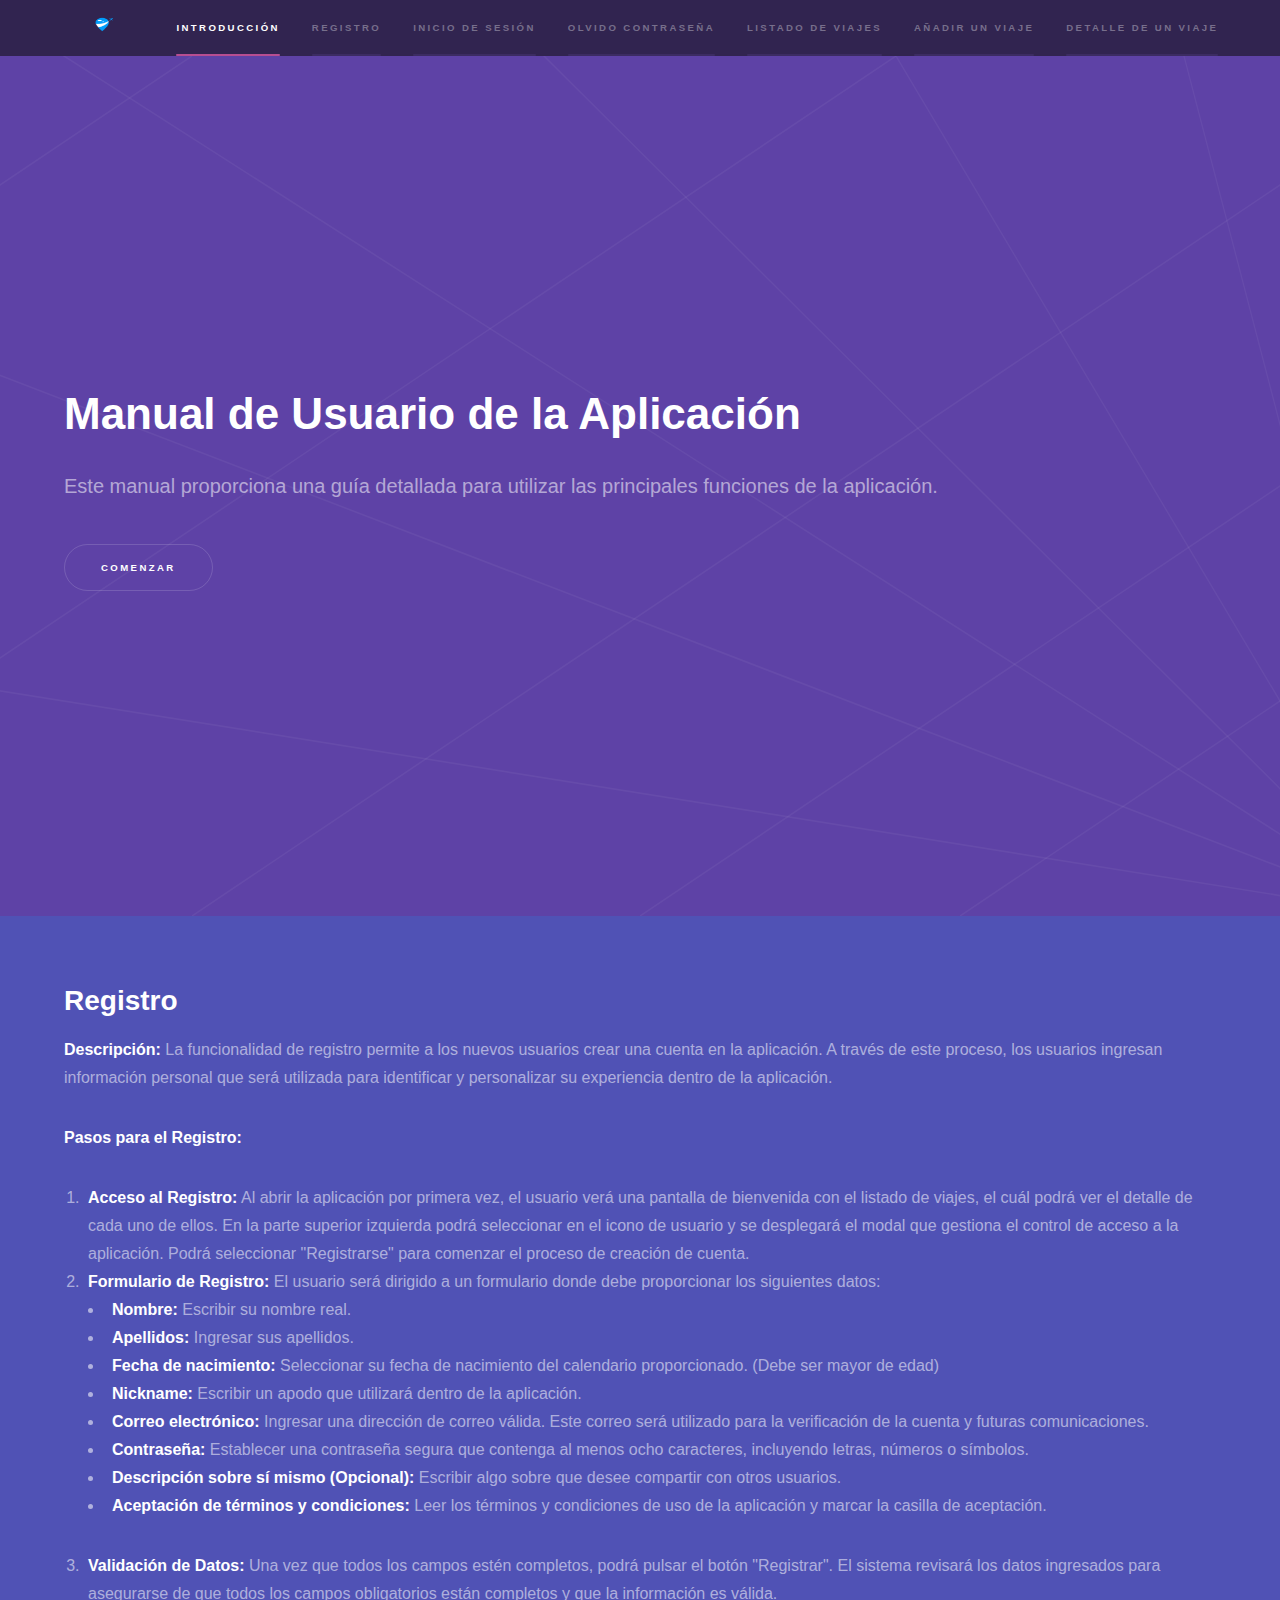
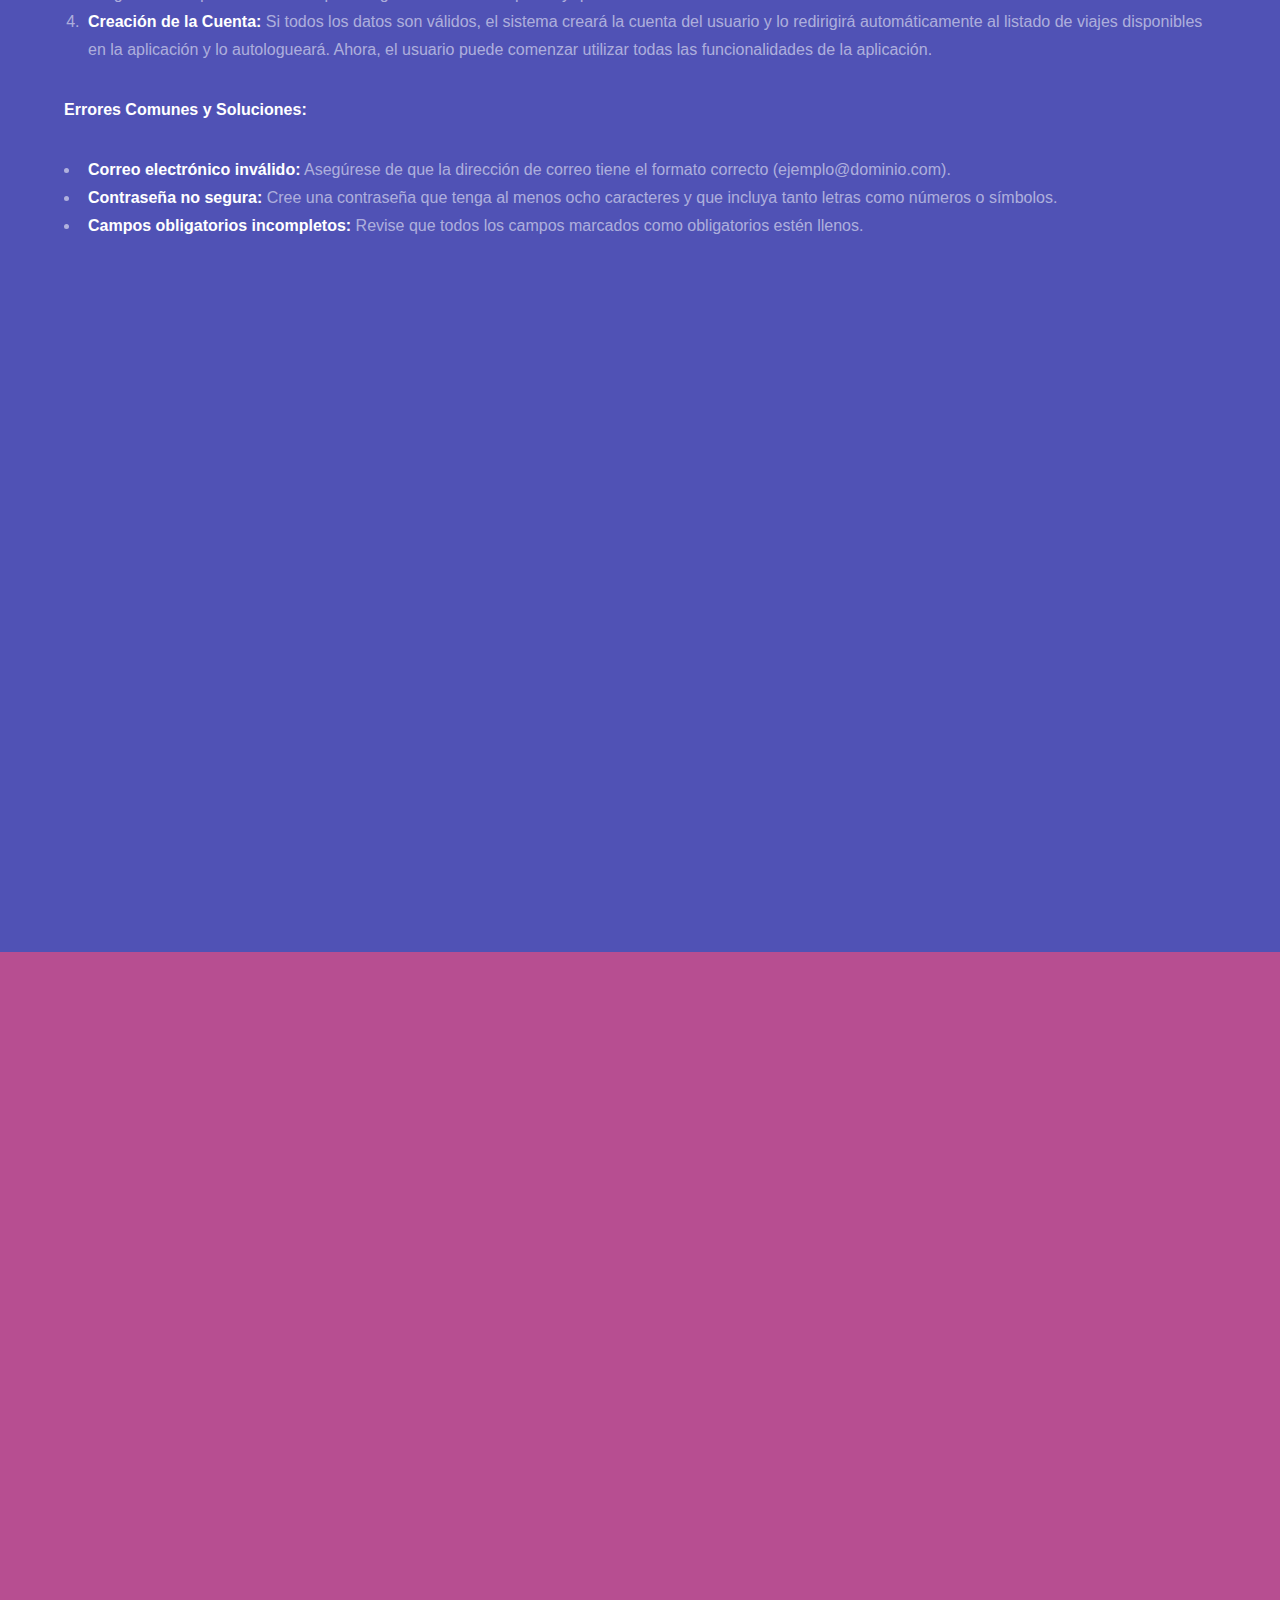
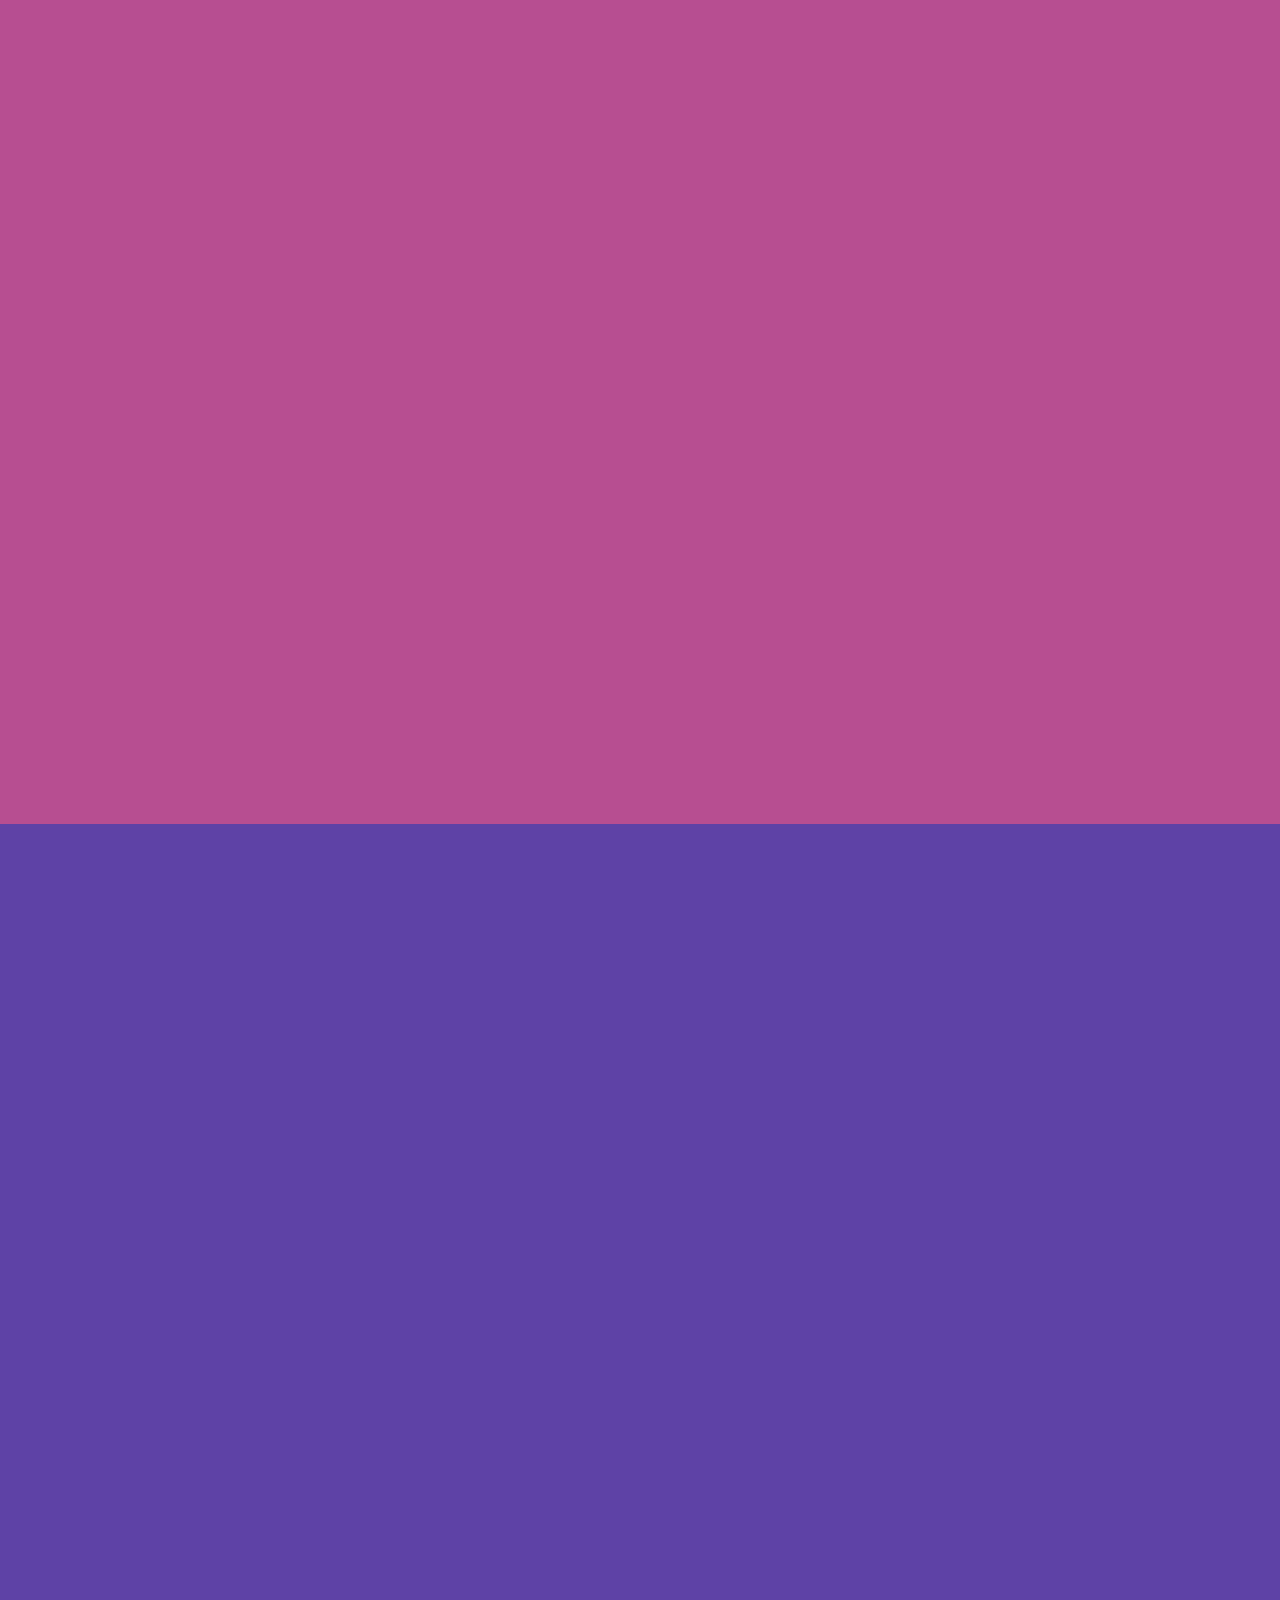
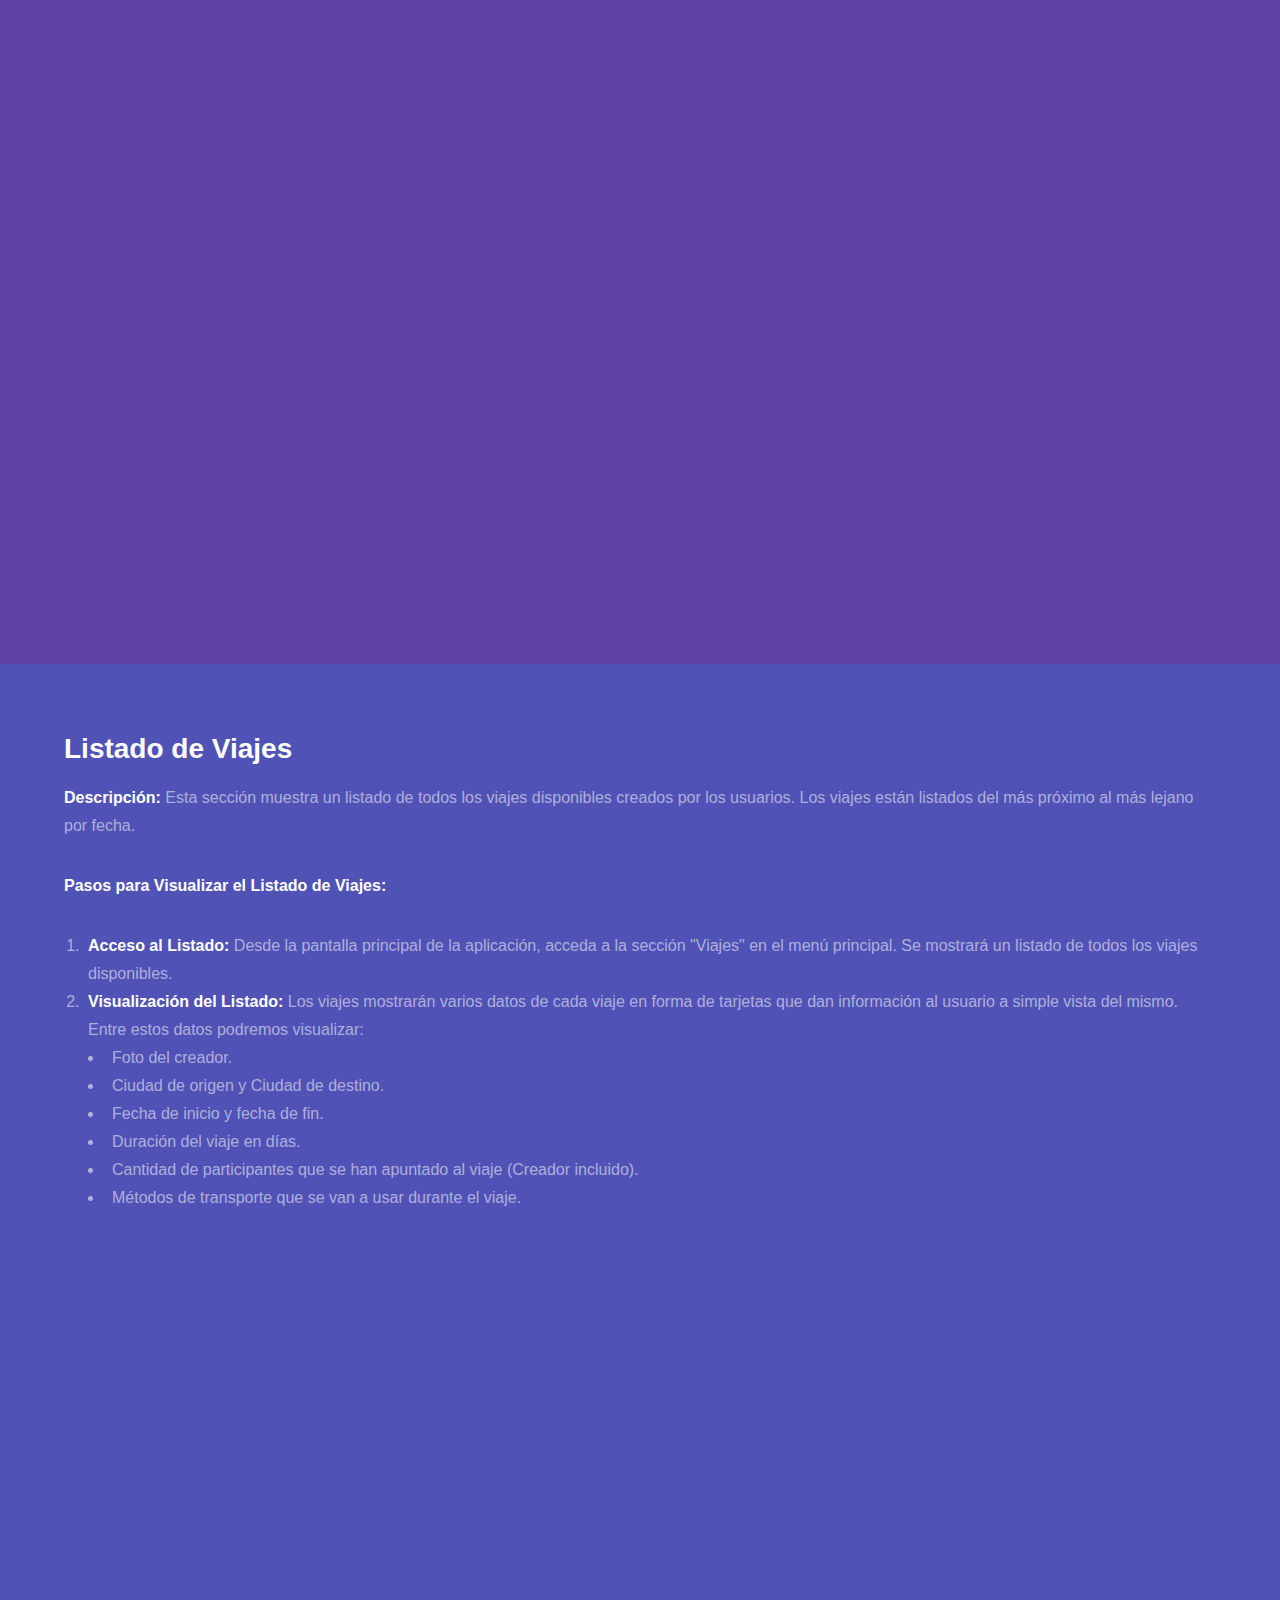
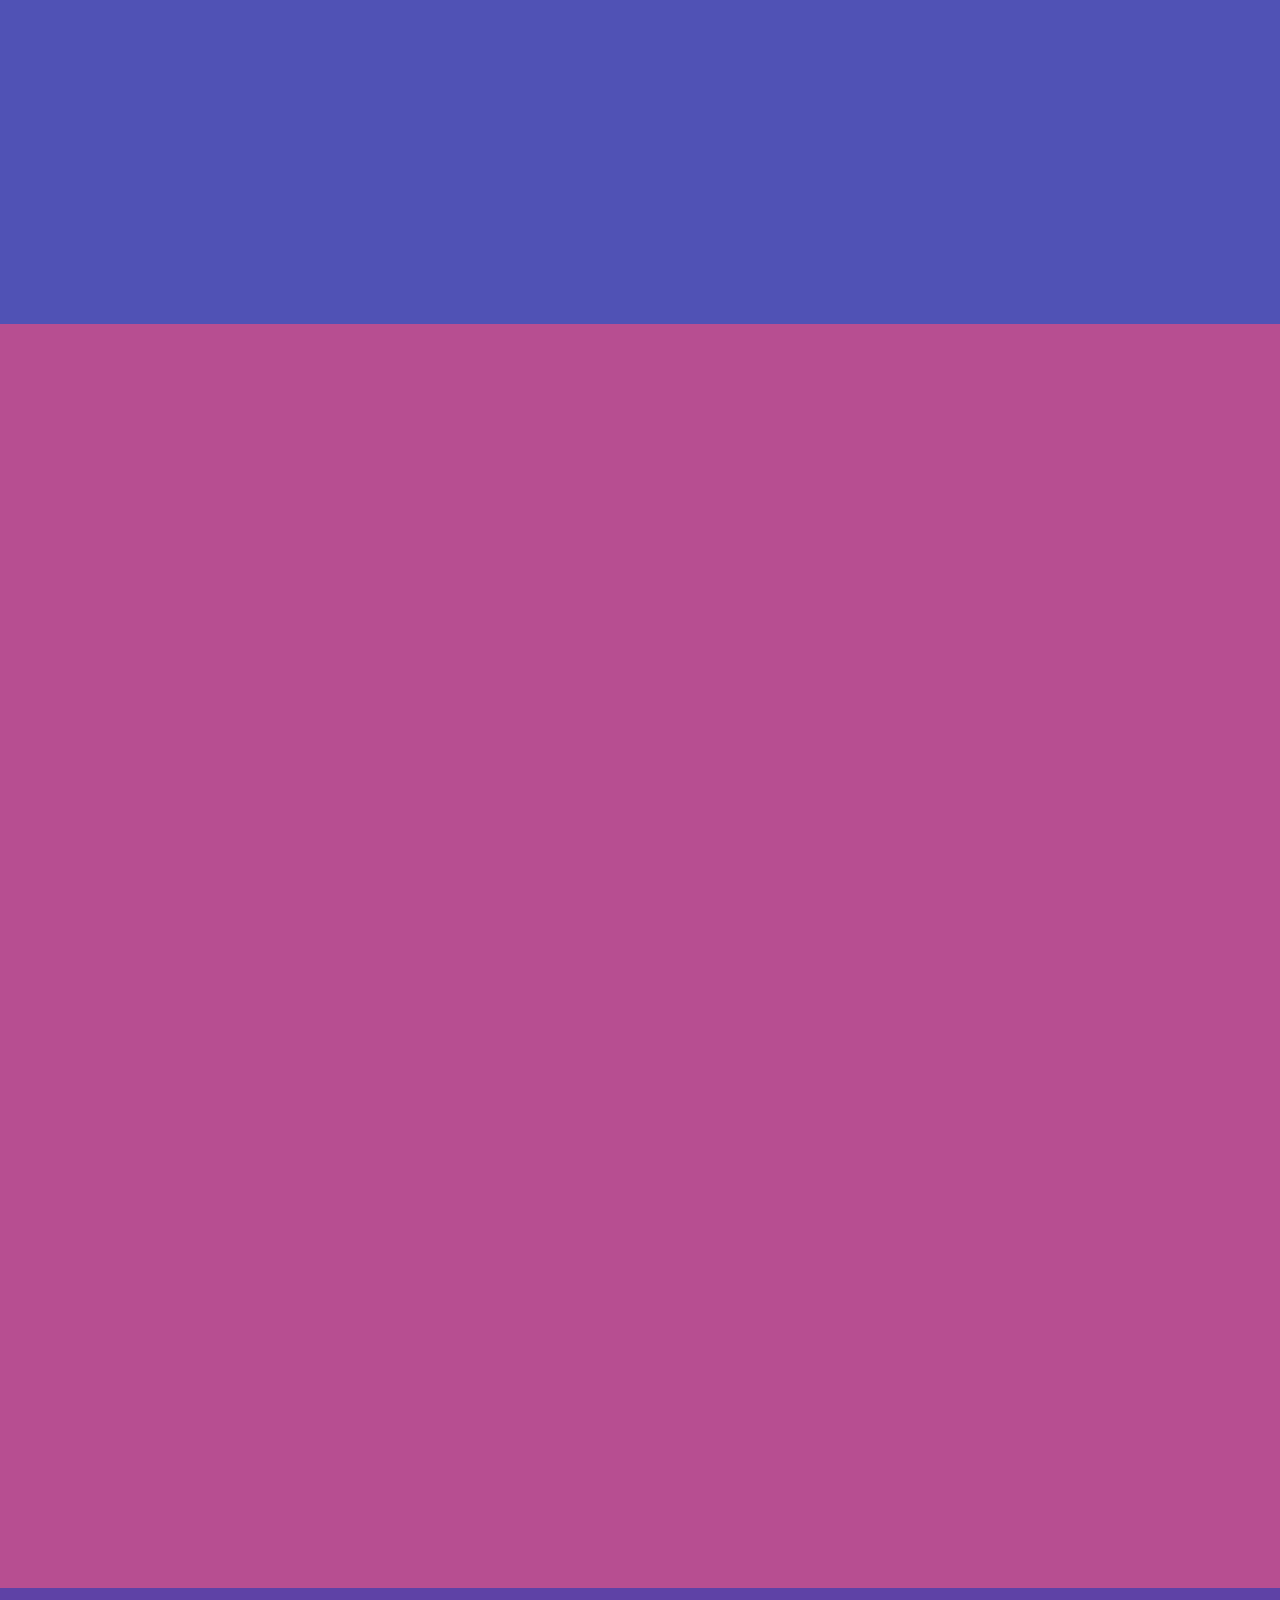
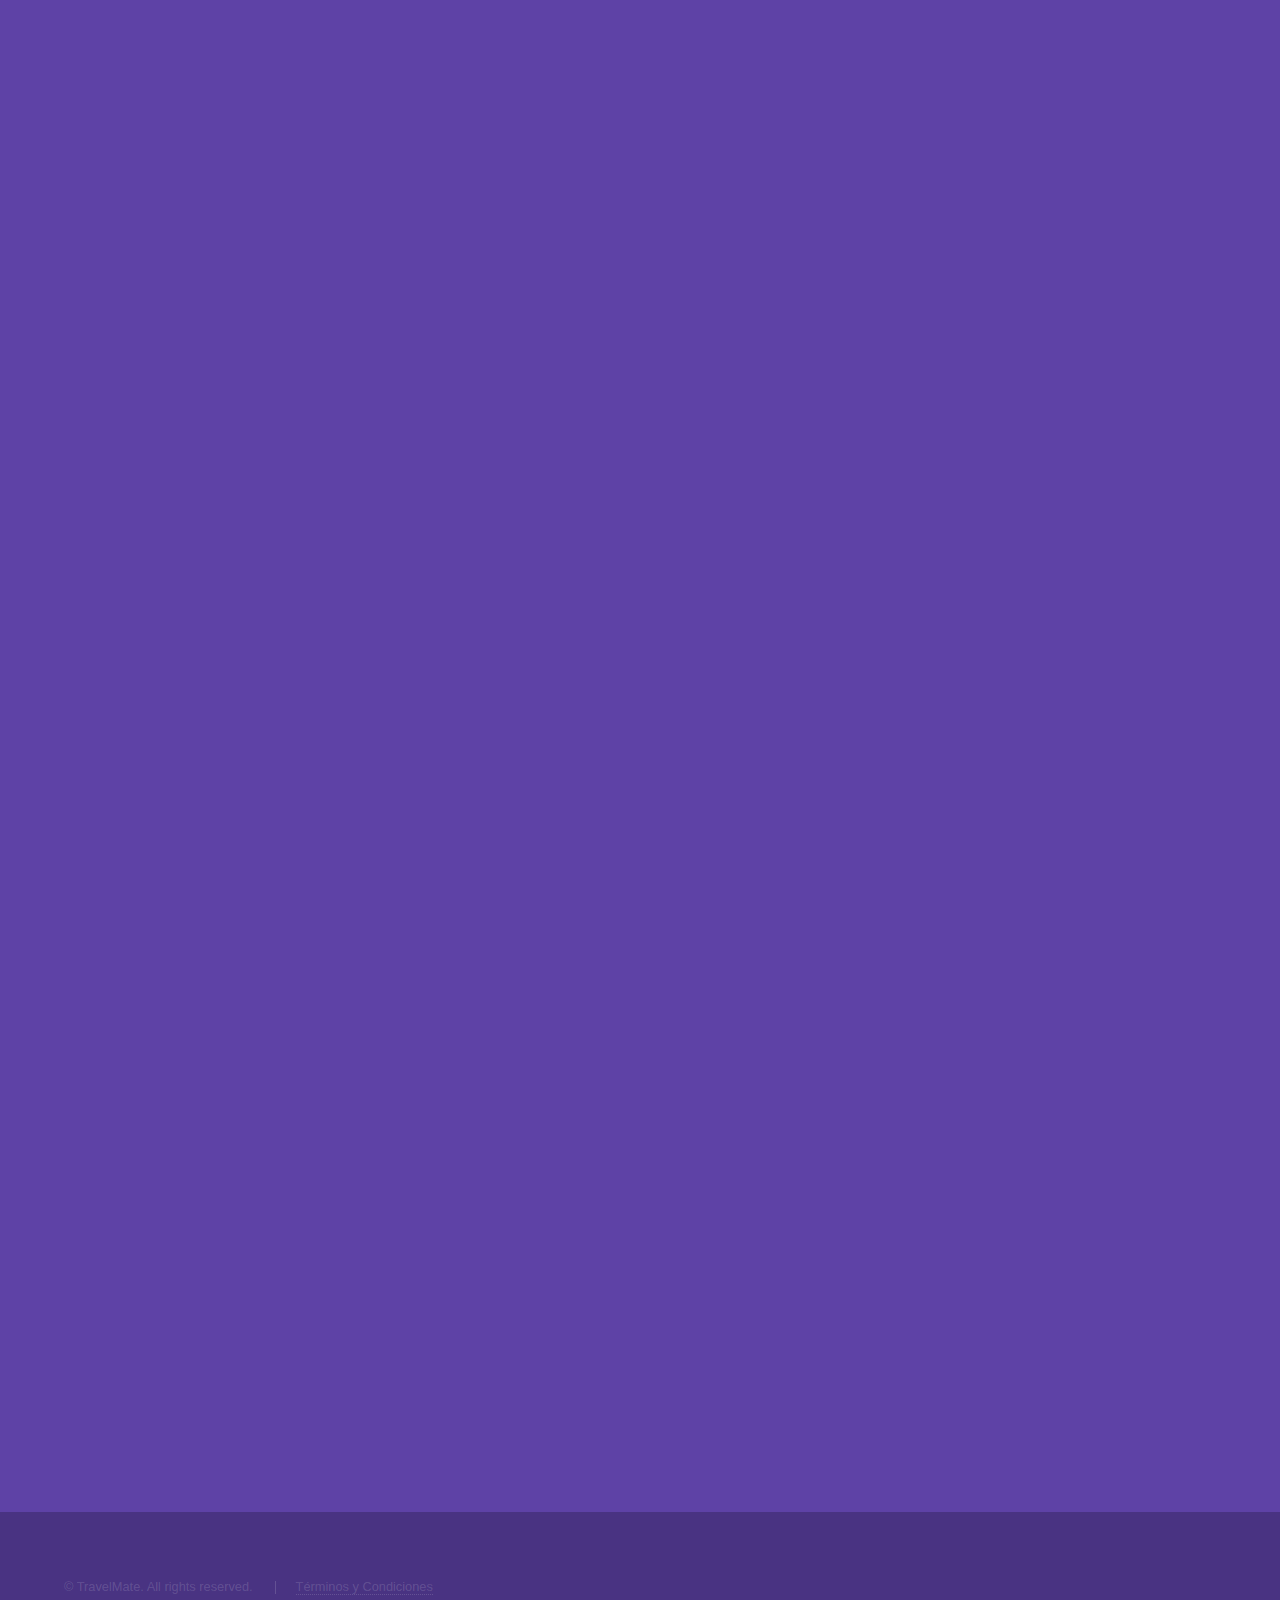
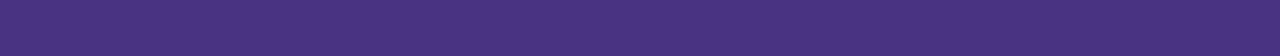
<file: index.html>
<!DOCTYPE HTML>
<html>

<head>
	<title>Manual de Usuario de la Aplicación</title>
	<meta charset="utf-8" />
	<meta name="viewport" content="width=device-width, initial-scale=1, user-scalable=no" />
	<link rel="stylesheet" href="assets/css/main.css" />
	<noscript>
		<link rel="stylesheet" href="assets/css/noscript.css" />
	</noscript>
</head>

<body class="is-preload">


	<!-- Sidebar -->
	<section id="sidebar">
		<div class="inner">
			<nav>
				<ul>
					<li><img src="images/travelMateLogo.png" alt="Logo de la Aplicación"
							style="width: 30%; height: 30%;"><br /><strong>TravelMate</strong></li>
					<li><a href="#intro">Introducción</a></li>
					<li><a href="#registro">Registro</a></li>
					<li><a href="#inicio-sesion">Inicio de Sesión</a></li>
					<li><a href="#olvido-contrasena">Olvido Contraseña</a></li>
					<li><a href="#listado-viajes">Listado de Viajes</a></li>
					<li><a href="#anadir-viaje">Añadir un Viaje</a></li>
					<li><a href="#detalle-viaje">Detalle de un Viaje</a></li>
				</ul>
			</nav>
		</div>
	</section>

	<!-- Wrapper -->
	<div id="wrapper">
		<!-- Intro -->
		<section id="intro" class="wrapper style1 fullscreen fade-up">
			<div class="inner">

				<h1>Manual de Usuario de la Aplicación</h1>
				<p>Este manual proporciona una guía detallada para utilizar las principales funciones de la aplicación.
				</p>
				<ul class="actions">
					<li><a href="#registro" class="button scrolly">Comenzar</a></li>
				</ul>
			</div>
		</section>

		<!-- Registro -->
		<section id="registro" class="wrapper style2 spotlights">
			<div class="inner">
				<h2>Registro</h2>
				<p><strong>Descripción:</strong> La funcionalidad de registro permite a los nuevos usuarios crear una
					cuenta en la aplicación. A través de este proceso, los usuarios ingresan información personal que
					será utilizada para identificar y personalizar su experiencia dentro de la aplicación.</p>
				<p><strong>Pasos para el Registro:</strong></p>
				<ol>
					<li><strong>Acceso al Registro:</strong> Al abrir la aplicación por primera vez, el usuario verá una
						pantalla de bienvenida con el listado de viajes, el cuál podrá ver el detalle de cada uno de
						ellos. En la parte superior izquierda podrá seleccionar en el icono de usuario y se desplegará
						el modal que gestiona el control de acceso a la aplicación. Podrá seleccionar "Registrarse" para
						comenzar el proceso de creación de cuenta.</li>
					<li><strong>Formulario de Registro:</strong> El usuario será dirigido a un formulario donde debe
						proporcionar los siguientes datos:
						<ul>
							<li><strong>Nombre:</strong> Escribir su nombre real.</li>
							<li><strong>Apellidos:</strong> Ingresar sus apellidos.</li>
							<li><strong>Fecha de nacimiento:</strong> Seleccionar su fecha de nacimiento del calendario
								proporcionado. (Debe ser mayor de edad)</li>
							<li><strong>Nickname:</strong> Escribir un apodo que utilizará dentro de la aplicación.</li>
							<li><strong>Correo electrónico:</strong> Ingresar una dirección de correo válida. Este
								correo será utilizado para la verificación de la cuenta y futuras comunicaciones.</li>
							<li><strong>Contraseña:</strong> Establecer una contraseña segura que contenga al menos ocho
								caracteres, incluyendo letras, números o símbolos.</li>
							<li><strong>Descripción sobre sí mismo (Opcional):</strong> Escribir algo sobre que desee
								compartir con otros usuarios.</li>
							<li><strong>Aceptación de términos y condiciones:</strong> Leer los términos y condiciones
								de uso de la aplicación y marcar la casilla de aceptación.</li>
						</ul>
					</li>
					<li><strong>Validación de Datos:</strong> Una vez que todos los campos estén completos, podrá pulsar
						el botón "Registrar". El sistema revisará los datos ingresados para asegurarse de que todos los
						campos obligatorios están completos y que la información es válida.</li>
					<li><strong>Creación de la Cuenta:</strong> Si todos los datos son válidos, el sistema creará la
						cuenta del usuario y lo redirigirá automáticamente al listado de viajes disponibles en la
						aplicación y lo autologueará. Ahora, el usuario puede comenzar utilizar todas las
						funcionalidades de la aplicación.</li>
				</ol>
				<p><strong>Errores Comunes y Soluciones:</strong></p>
				<ul>
					<li><strong>Correo electrónico inválido:</strong> Asegúrese de que la dirección de correo tiene el
						formato correcto (ejemplo@dominio.com).</li>
					<li><strong>Contraseña no segura:</strong> Cree una contraseña que tenga al menos ocho caracteres y
						que incluya tanto letras como números o símbolos.</li>
					<li><strong>Campos obligatorios incompletos:</strong> Revise que todos los campos marcados como
						obligatorios estén llenos.</li>
				</ul>
				<div class="embed-container">
					<iframe width="560" height="315" src="https://www.youtube.com/embed/vxL4u3m7Z_0?si=vsitKj4RulJSPeJq"
						title="YouTube video player" frameborder="0"
						allow="accelerometer; autoplay; clipboard-write; encrypted-media; gyroscope; picture-in-picture; web-share"
						referrerpolicy="strict-origin-when-cross-origin" allowfullscreen></iframe>
				</div>
			</div>
		</section>

		<!-- Inicio de Sesión -->
		<section id="inicio-sesion" class="wrapper style3 fade-up">
			<div class="inner">
				<h2>Inicio de Sesión</h2>
				<p><strong>Descripción:</strong> Esta función permite a los usuarios registrados acceder a sus cuentas
					utilizando sus credenciales (correo electrónico y contraseña).</p>
				<p><strong>Pasos para Iniciar Sesión:</strong></p>
				<ol>
					<li><strong>Acceso a la Pantalla de Inicio de Sesión:</strong> En la pantalla principal de la
						aplicación, en la parte superior izquierda podrá seleccionar en el icono de usuario y se
						desplegará el modal que gestiona el control de acceso a la aplicación. Usuario deberá
						Seleccionar la opción "Iniciar sesión".</li>
					<li><strong>Ingreso de Credenciales:</strong> Se mostrará un formulario en el que el usuario deberá
						ingresar su correo electrónico y contraseña:
						<ul>
							<li><strong>Correo electrónico:</strong> Ingresar el correo electrónico con el que se
								registró.</li>
							<li><strong>Contraseña:</strong> Escribir la contraseña que creó durante el registro.</li>
						</ul>
					</li>
					<li><strong>Validación de Credenciales:</strong> Pulse el botón "Iniciar sesión". El sistema
						validará sus credenciales:
						<ul>
							<li>Si las credenciales son correctas, será redirigido al listado de viajes.</li>
							<li>Si las credenciales son incorrectas, se mostrará un mensaje de error indicando que el
								correo electrónico o la contraseña son inválidos.</li>
						</ul>
					</li>
					<li><strong>Acceso a la Aplicación:</strong> Una vez que haya iniciado sesión con éxito, podrá
						acceder a todas las funciones disponibles para los usuarios registrados, como añadir nuevos
						viajes, ver detalles de los viajes y unirse a ellos.</li>
				</ol>
				<p><strong>Errores Comunes y Soluciones:</strong></p>
				<ul>
					<li><strong>Correo electrónico o contraseña incorrectos:</strong> Verifique que ha ingresado el
						correo y la contraseña correctos. Si ha olvidado su contraseña, utilice la opción "¿Olvidaste tu
						contraseña?" para recuperarla.</li>
					<li><strong>Campos vacíos:</strong> Asegúrese de completar ambos campos antes de intentar iniciar
						sesión.</li>
				</ul>
				<div class="embed-container">
					<iframe width="560" height="315" src="https://www.youtube.com/embed/_PkUw0-4GwI?si=ttEg6NHnbD2mIZJt"
						title="YouTube video player" frameborder="0"
						allow="accelerometer; autoplay; clipboard-write; encrypted-media; gyroscope; picture-in-picture; web-share"
						referrerpolicy="strict-origin-when-cross-origin" allowfullscreen></iframe>
				</div>
			</div>
		</section>

		<!-- Olvido Contraseña -->
		<section id="olvido-contrasena" class="wrapper style1 fade-up">
			<div class="inner">
				<h2>Olvido Contraseña</h2>
				<p><strong>Descripción:</strong> Esta función está diseñada para ayudar a los usuarios a recuperar el
					acceso a sus cuentas en caso de haber olvidado su contraseña.</p>
				<p><strong>Pasos para Recuperar la Contraseña:</strong></p>
				<ol>
					<li><strong>Acceso a la Opción de Recuperación:</strong> En la parte superior izquierda podrá
						seleccionar en el icono de usuario y se desplegará el modal que gestiona el control de acceso a
						la aplicación. En la pantalla de inicio de sesión, seleccione "¿Olvidaste tu contraseña?".</li>
					<li><strong>Ingreso del Correo Electrónico:</strong> Se mostrará un formulario donde debe ingresar
						el correo electrónico asociado a su cuenta. Es importante que ingrese el correo correctamente,
						ya que el sistema no realizará ninguna acción si el correo no coincide con alguna cuenta
						registrada.</li>
					<li><strong>Validación del Correo Electrónico:</strong> Pulse el botón "Recuperar contraseña". El
						sistema verificará si el correo electrónico ingresado existe en la base de datos:
						<ul>
							<li>Si el correo está registrado, el sistema enviará un correo electrónico con instrucciones
								para restablecer la contraseña.</li>
							<li>Si el correo no está registrado, no se realizará ninguna acción, pero se mostrará un
								mensaje informativo genérico.</li>
						</ul>
					</li>
					<li><strong>Restablecimiento de la Contraseña:</strong> Revise su bandeja de entrada y siga las
						instrucciones del correo electrónico. Tras esto podrá usarla para iniciar sesión en la
						aplicación.</li>
				</ol>
				<p><strong>Errores Comunes y Soluciones:</strong></p>
				<ul>
					<li><strong>Correo electrónico no registrado:</strong> Asegúrese de ingresar el correo electrónico
						correcto. Si no recuerda el correo con el que se registró, puede intentar con otro correo que
						utilice frecuentemente.</li>
					<li><strong>No recibe el correo de recuperación:</strong> Verifique su carpeta de spam o correo no
						deseado. Si no encuentra el correo, espere unos minutos y vuelva a intentarlo.</li>
				</ul>
				<div class="embed-container">
					<iframe width="560" height="315" src="https://www.youtube.com/embed/oakl0eoBGks?si=kz8PUHipBbhJnfQ9"
						title="YouTube video player" frameborder="0"
						allow="accelerometer; autoplay; clipboard-write; encrypted-media; gyroscope; picture-in-picture; web-share"
						referrerpolicy="strict-origin-when-cross-origin" allowfullscreen></iframe>
				</div>
			</div>
		</section>

		<!-- Listado de Viajes -->
		<section id="listado-viajes" class="wrapper style2 spotlights">
			<div class="inner">
				<h2>Listado de Viajes</h2>
				<p><strong>Descripción:</strong> Esta sección muestra un listado de todos los viajes disponibles creados
					por los usuarios. Los viajes están listados del más próximo al más lejano por fecha.</p>
				<p><strong>Pasos para Visualizar el Listado de Viajes:</strong></p>
				<ol>
					<li><strong>Acceso al Listado:</strong> Desde la pantalla principal de la aplicación, acceda a la
						sección "Viajes" en el menú principal. Se mostrará un listado de todos los viajes disponibles.
					</li>
					<li><strong>Visualización del Listado:</strong> Los viajes mostrarán varios datos de cada viaje en
						forma de tarjetas que dan información al usuario a simple vista del mismo. Entre estos datos
						podremos visualizar:
						<ul>
							<li>Foto del creador.</li>
							<li>Ciudad de origen y Ciudad de destino.</li>
							<li>Fecha de inicio y fecha de fin.</li>
							<li>Duración del viaje en días.</li>
							<li>Cantidad de participantes que se han apuntado al viaje (Creador incluido).</li>
							<li>Métodos de transporte que se van a usar durante el viaje.</li>
						</ul>
					</li>
				</ol>
				<div class="embed-container">
					<iframe width="560" height="315" src="https://www.youtube.com/embed/4q1tnxoalns?si=NSj4ne7JNySR7tRN"
						title="YouTube video player" frameborder="0"
						allow="accelerometer; autoplay; clipboard-write; encrypted-media; gyroscope; picture-in-picture; web-share"
						referrerpolicy="strict-origin-when-cross-origin" allowfullscreen></iframe>
				</div>
			</div>
		</section>

		<!-- Añadir un Viaje -->
		<section id="anadir-viaje" class="wrapper style3 fade-up">
			<div class="inner">
				<h2>Añadir un Viaje</h2>
				<p><strong>Descripción:</strong> Esta función permite a los usuarios registrados crear y publicar nuevos
					viajes en la aplicación. Los usuarios pueden especificar todos los detalles del viaje, como el
					origen, destino, fecha, hora, y una descripción que suele contener toda la información de lo que se
					va a realizar en el viaje.</p>
				<p><strong>Pasos para Añadir un Viaje:</strong></p>
				<ol>
					<li><strong>Acceso al Formulario de Creación:</strong> En la pantalla principal de la aplicación,
						seleccione la opción "Añadir Viaje".</li>
					<li><strong>Ingreso de Información del Viaje:</strong> Complete el formulario con los detalles del
						viaje:
						<ul>
							<li><strong>Origen:</strong> Especifique el lugar de partida.</li>
							<li><strong>Destino:</strong> Especifique el lugar de destino.</li>
							<li><strong>Fecha y hora de salida:</strong> Seleccione la fecha y hora en la que comenzará
								el viaje.</li>
							<li><strong>Descripción del viaje:</strong> Proporcione información adicional sobre el
								viaje.</li>
							<li><strong>Medio de transporte:</strong> Indique el medio de transporte que se utilizará.
							</li>
						</ul>
					</li>
					<li><strong>Publicación del Viaje:</strong> Revise la información ingresada y pulse el botón
						"Publicar Viaje". El sistema validará la información y, si es correcta, publicará el viaje en el
						listado de viajes disponibles. Al volver al listado el viaje creado aparecerá automáticamente
						sin necesidad de realizar una recarga de datos manual.</li>
				</ol>
				<div class="embed-container">
					<iframe width="560" height="315" src="https://www.youtube.com/embed/OV3bngZU_QA?si=vS2GeGNv_a5h5urV"
						title="YouTube video player" frameborder="0"
						allow="accelerometer; autoplay; clipboard-write; encrypted-media; gyroscope; picture-in-picture; web-share"
						referrerpolicy="strict-origin-when-cross-origin" allowfullscreen></iframe>
				</div>
			</div>
		</section>

		<!-- Detalle de un Viaje -->
		<section id="detalle-viaje" class="wrapper style1 fade-up">
			<div class="inner">
				<h2>Detalle de un Viaje</h2>
				<p><strong>Descripción:</strong> Esta función permite a los usuarios visualizar la información detallada
					de un viaje específico, unirse al viaje, desapuntarse o eliminarlo (si son los creadores del viaje).
				</p>
				<p><strong>Pasos para Ver el Detalle de un Viaje:</strong></p>
				<ol>
					<li><strong>Seleccionar un Viaje:</strong> Desde el listado de viajes, haga clic en el viaje sobre
						el que desea obtener más información.</li>
					<li><strong>Visualización de Detalles:</strong> El sistema mostrará la información detallada del
						viaje, que incluye:
						<ul>
							<li><strong>Origen:</strong> Punto de partida del viaje.</li>
							<li><strong>Destino:</strong> Lugar al que se dirige el viaje.</li>
							<li><strong>Fecha de salida:</strong> Cuándo comenzará el viaje.</li>
							<li><strong>Fecha de vuelta:</strong> Cuándo finalizará el viaje.</li>
							<li><strong>Descripción del viaje:</strong> Información adicional proporcionada por el
								creador del viaje.</li>
							<li><strong>Transporte:</strong> Medio de transporte que se utilizará (si se especificó).
							</li>
						</ul>
					</li>
					<li><strong>Acciones Disponibles:</strong>
						<ul>
							<li><strong>Unirse al Viaje:</strong> Si es un usuario registrado, verá una opción para
								unirse al viaje. Seleccione esta opción para confirmar su participación.</li>
							<li><strong>Desapuntarse del Viaje:</strong> Si ya se ha unido al viaje, puede optar por
								desapuntarse seleccionando la opción correspondiente.</li>
							<li><strong>Borrar el Viaje:</strong> Si usted es el creador del viaje, tendrá la opción de
								borrar el viaje. Seleccione esta opción y confirme para eliminar el viaje de la lista.
							</li>
							<li><strong>Iniciar Sesión para Unirse:</strong> Si es un usuario no registrado, podrá ver
								la información del viaje, pero al intentar unirse se le pedirá que inicie sesión.</li>
						</ul>
					</li>
				</ol>
				<p><strong>Consejos para Interactuar:</strong></p>
				<ul>
					<li>Revise los detalles del viaje antes de unirse para asegurarse de que se ajusta a sus planes y
						preferencias.</li>
					<li>Si es el creador del viaje, asegúrese de mantener la información del viaje actualizada y
						correcta para evitar confusiones entre los participantes.</li>
				</ul>
				<div class="embed-container">
					<iframe width="560" height="315" src="https://www.youtube.com/embed/N5wLnpa11go?si=yIOUCkEhUqu4gjOq"
						title="YouTube video player" frameborder="0"
						allow="accelerometer; autoplay; clipboard-write; encrypted-media; gyroscope; picture-in-picture; web-share"
						referrerpolicy="strict-origin-when-cross-origin" allowfullscreen></iframe>
				</div>
			</div>
		</section>

	</div>

	<!-- Footer -->
	<footer id="footer" class="wrapper style1-alt">
		<div class="inner">
			<ul class="menu">
				<li>&copy; TravelMate. All rights reserved.</li>
				<li><a href="terms.html">Términos y Condiciones</a></li>
			</ul>
		</div>
	</footer>

	<!-- Scripts -->
	<script src="assets/js/jquery.min.js"></script>
	<script src="assets/js/jquery.scrollex.min.js"></script>
	<script src="assets/js/jquery.scrolly.min.js"></script>
	<script src="assets/js/browser.min.js"></script>
	<script src="assets/js/breakpoints.min.js"></script>
	<script src="assets/js/util.js"></script>
	<script src="assets/js/main.js"></script>

</body>

</html>
</file>
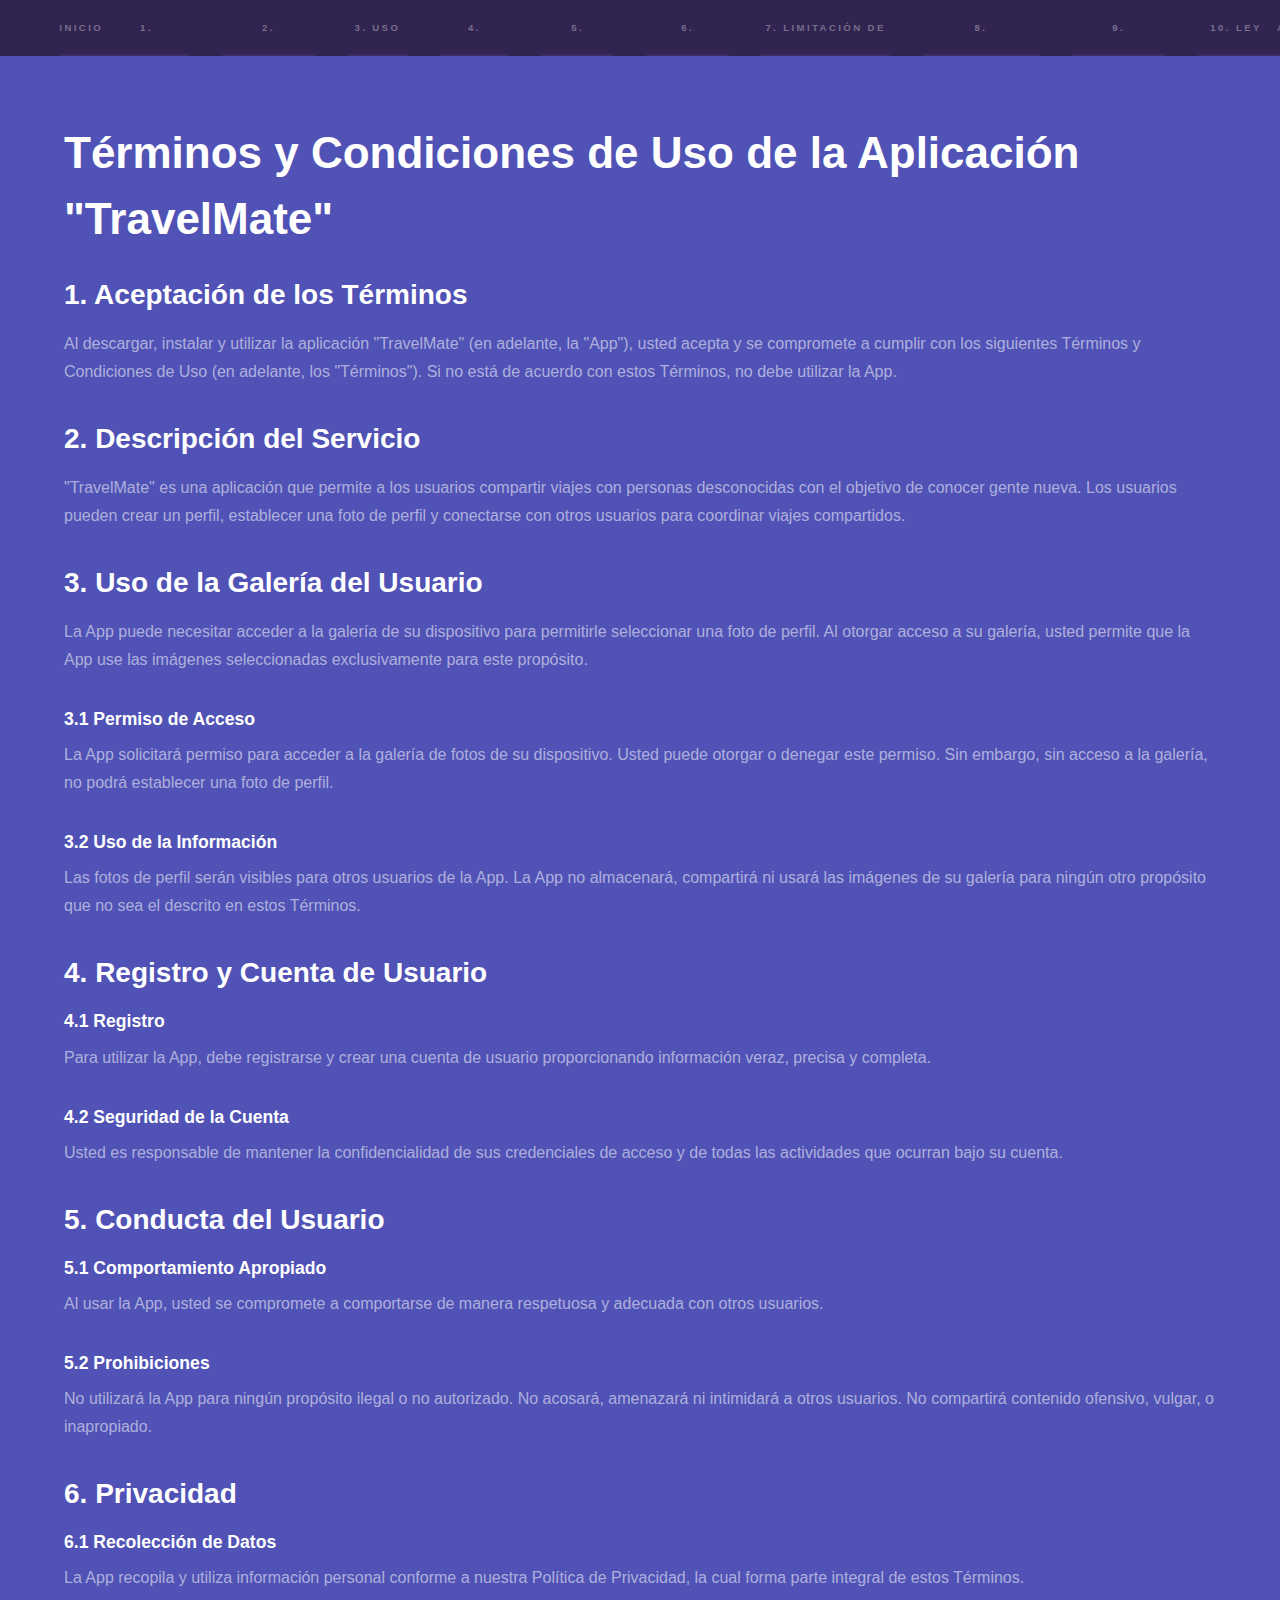
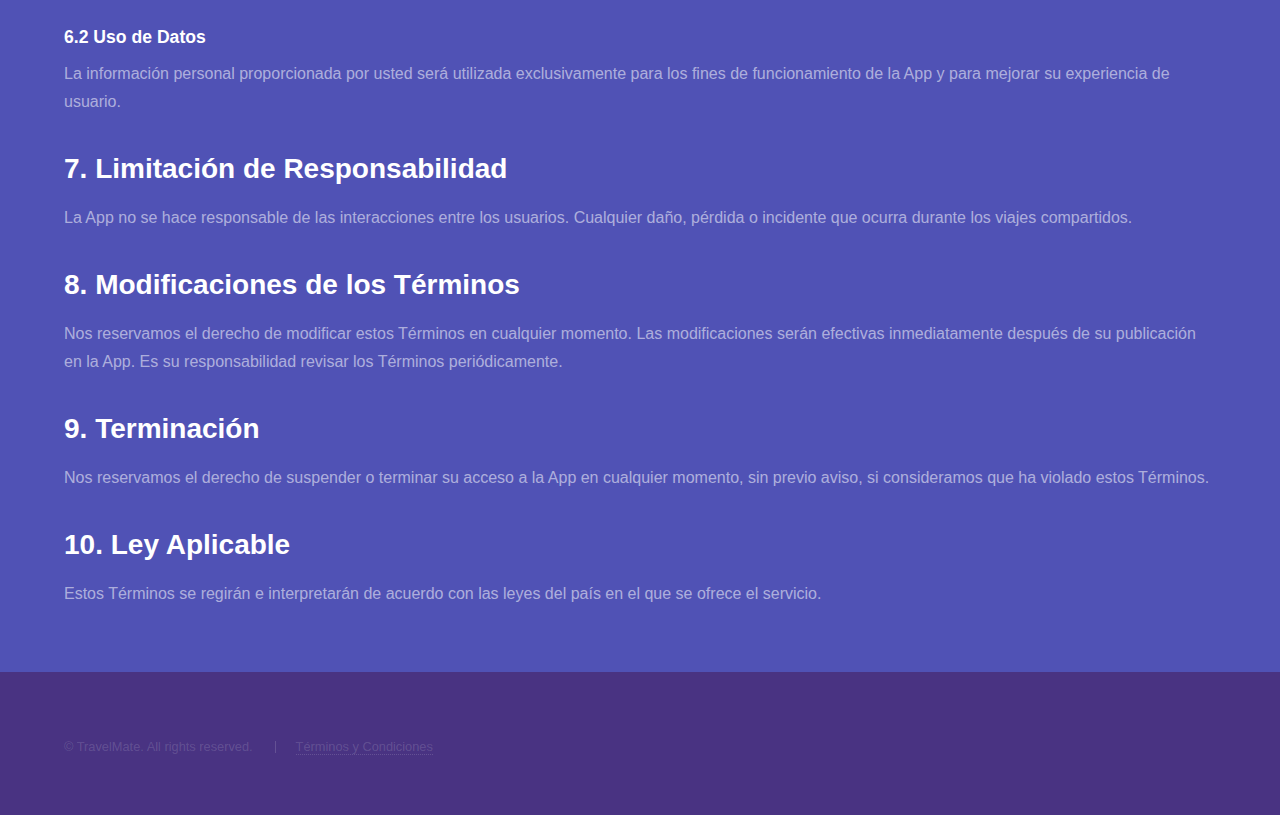
<file: terms.html>
<!DOCTYPE HTML>
<!--
	Hyperspace by HTML5 UP
	html5up.net | @ajlkn
	Free for personal and commercial use under the CCA 3.0 license (html5up.net/license)
-->
<html>

<head>
    <title>Términos y Condiciones de TravelMate</title>
    <meta charset="utf-8" />
    <meta name="viewport" content="width=device-width, initial-scale=1, user-scalable=no" />
    <link rel="stylesheet" href="assets/css/main.css" />
    <noscript>
        <link rel="stylesheet" href="assets/css/noscript.css" />
    </noscript>
</head>

<body class="is-preload">

    <!-- Sidebar -->
    <section id="sidebar">
        <div class="inner">
            <nav>
                <ul style="text-align: center;">
                    <li><img src="images/travelMateLogo.png" alt="Logo de la Aplicación"
                            style="width: 30%; height: 30%;"><br /><strong>TravelMate</strong></li>
                    <li><a href="terms.html">Inicio</a></li>
                </ul>
            </nav>
            <nav>
                <ul>
                    <li><a href="#acceptance">1. Aceptación de los Términos</a></li>
                    <li><a href="#description">2. Descripción del Servicio</a></li>
                    <li><a href="#gallery">3. Uso de la Galería del Usuario</a></li>
                    <li><a href="#registration">4. Registro y Cuenta de Usuario</a></li>
                    <li><a href="#user-conduct">5. Conducta del Usuario</a></li>
                    <li><a href="#privacy">6. Privacidad</a></li>
                    <li><a href="#liability">7. Limitación de Responsabilidad</a></li>
                    <li><a href="#modifications">8. Modificaciones de los Términos</a></li>
                    <li><a href="#termination">9. Terminación</a></li>
                    <li><a href="#applicable-law">10. Ley Aplicable</a></li>
                </ul>
            </nav>
            <nav>
                <ul>
                    <li><a href="index.html">Acceso al manual de usuario</a></li>
                </ul>
            </nav>
        </div>
    </section>

    <!-- Main Content -->
    <div id="wrapper">
        <!-- Terms -->
        <section id="terms" class="wrapper style2 fullscreen fade-up">
            <div class="inner">
                <h1>Términos y Condiciones de Uso de la Aplicación "TravelMate"</h1>

                <h2 id="acceptance">1. Aceptación de los Términos</h2>
                <p>Al descargar, instalar y utilizar la aplicación "TravelMate" (en adelante, la "App"), usted
                    acepta y se compromete a cumplir con los siguientes Términos y Condiciones de Uso (en adelante, los
                    "Términos"). Si no está de acuerdo con estos Términos, no debe utilizar la App.</p>

                <h2 id="description">2. Descripción del Servicio</h2>
                <p>"TravelMate" es una aplicación que permite a los usuarios compartir viajes con personas
                    desconocidas con el objetivo de conocer gente nueva. Los usuarios pueden crear un perfil, establecer
                    una foto de perfil y conectarse con otros usuarios para coordinar viajes compartidos.</p>

                <h2 id="gallery">3. Uso de la Galería del Usuario</h2>
                <p>La App puede necesitar acceder a la galería de su dispositivo para permitirle seleccionar una foto de
                    perfil. Al otorgar acceso a su galería, usted permite que la App use las imágenes seleccionadas
                    exclusivamente para este propósito.</p>

                <h3 id="access-permission">3.1 Permiso de Acceso</h3>
                <p>La App solicitará permiso para acceder a la galería de fotos de su dispositivo. Usted puede otorgar o
                    denegar este permiso. Sin embargo, sin acceso a la galería, no podrá establecer una foto de perfil.
                </p>

                <h3 id="information-use">3.2 Uso de la Información</h3>
                <p>Las fotos de perfil serán visibles para otros usuarios de la App. La App no almacenará, compartirá ni
                    usará las imágenes de su galería para ningún otro propósito que no sea el descrito en estos
                    Términos.</p>

                <h2 id="registration">4. Registro y Cuenta de Usuario</h2>
                <h3 id="registration-process">4.1 Registro</h3>
                <p>Para utilizar la App, debe registrarse y crear una cuenta de usuario proporcionando información
                    veraz, precisa y completa.</p>

                <h3 id="account-security">4.2 Seguridad de la Cuenta</h3>
                <p>Usted es responsable de mantener la confidencialidad de sus credenciales de acceso y de todas las
                    actividades que ocurran bajo su cuenta.</p>

                <h2 id="user-conduct">5. Conducta del Usuario</h2>
                <h3 id="appropriate-behavior">5.1 Comportamiento Apropiado</h3>
                <p>Al usar la App, usted se compromete a comportarse de manera respetuosa y adecuada con otros usuarios.
                </p>

                <h3 id="prohibitions">5.2 Prohibiciones</h3>
                <p>No utilizará la App para ningún propósito ilegal o no autorizado. No acosará, amenazará ni intimidará
                    a otros usuarios. No compartirá contenido ofensivo, vulgar, o inapropiado.</p>

                <h2 id="privacy">6. Privacidad</h2>
                <h3 id="data-collection">6.1 Recolección de Datos</h3>
                <p>La App recopila y utiliza información personal conforme a nuestra Política de Privacidad, la cual
                    forma parte integral de estos Términos.</p>

                <h3 id="data-use">6.2 Uso de Datos</h3>
                <p>La información personal proporcionada por usted será utilizada exclusivamente para los fines de
                    funcionamiento de la App y para mejorar su experiencia de usuario.</p>

                <h2 id="liability">7. Limitación de Responsabilidad</h2>
                <p>La App no se hace responsable de las interacciones entre los usuarios. Cualquier daño, pérdida o
                    incidente que ocurra durante los viajes compartidos.</p>

                <h2 id="modifications">8. Modificaciones de los Términos</h2>
                <p>Nos reservamos el derecho de modificar estos Términos en cualquier momento. Las modificaciones serán
                    efectivas inmediatamente después de su publicación en la App. Es su responsabilidad revisar los
                    Términos periódicamente.</p>

                <h2 id="termination">9. Terminación</h2>
                <p>Nos reservamos el derecho de suspender o terminar su acceso a la App en cualquier momento, sin previo
                    aviso, si consideramos que ha violado estos Términos.</p>

                <h2 id="applicable-law">10. Ley Aplicable</h2>
                <p>Estos Términos se regirán e interpretarán de acuerdo con las leyes del país en el que se ofrece el
                    servicio.</p>
            </div>
        </section>
    </div>

    <!-- Footer -->
	<footer id="footer" class="wrapper style1-alt">
		<div class="inner">
			<ul class="menu">
				<li>&copy; TravelMate. All rights reserved.</li>
				<li><a href="terms.html">Términos y Condiciones</a></li>
			</ul>
		</div>
	</footer>

    <!-- Scripts -->
    <script src="assets/js/jquery.min.js"></script>
    <script src="assets/js/browser.min.js"></script>
    <script src="assets/js/breakpoints.min.js"></script>
    <script src="assets/js/util.js"></script>
    <script src="assets/js/main.js"></script>

</body>

</html>
</file>
<file: assets/css/noscript.css>
/*
	Hyperspace by HTML5 UP
	html5up.net | @ajlkn
	Free for personal and commercial use under the CCA 3.0 license (html5up.net/license)
*/

/* Spotlights */

	.spotlights > section > .image:before {
		opacity: 0 !important;
	}

	.spotlights > section > .content > .inner {
		-moz-transform: none !important;
		-webkit-transform: none !important;
		-ms-transform: none !important;
		transform: none !important;
		opacity: 1 !important;
	}

/* Wrapper */

	.wrapper > .inner {
		opacity: 1 !important;
		-moz-transform: none !important;
		-webkit-transform: none !important;
		-ms-transform: none !important;
		transform: none !important;
	}

/* Sidebar */

	#sidebar > .inner {
		opacity: 1 !important;
	}

	#sidebar nav > ul > li {
		-moz-transform: none !important;
		-webkit-transform: none !important;
		-ms-transform: none !important;
		transform: none !important;
		opacity: 1 !important;
	}
</file>
<file: assets/css/main.css>
@import url(fontawesome-all.min.css);

/*
	Hyperspace by HTML5 UP
	html5up.net | @ajlkn
	Free for personal and commercial use under the CCA 3.0 license (html5up.net/license)
*/

html, body, div, span, applet, object,
iframe, h1, h2, h3, h4, h5, h6, p, blockquote,
pre, a, abbr, acronym, address, big, cite,
code, del, dfn, em, img, ins, kbd, q, s, samp,
small, strike, strong, sub, sup, tt, var, b,
u, i, center, dl, dt, dd, ol, ul, li, fieldset,
form, label, legend, table, caption, tbody,
tfoot, thead, tr, th, td, article, aside,
canvas, details, embed, figure, figcaption,
footer, header, hgroup, menu, nav, output, ruby,
section, summary, time, mark, audio, video {
	margin: 0;
	padding: 0;
	border: 0;
	font-size: 100%;
	font: inherit;
	vertical-align: baseline;}

article, aside, details, figcaption, figure,
footer, header, hgroup, menu, nav, section {
	display: block;}

body {
	line-height: 1;
}

ol, ul {
	list-style: none;
}

blockquote, q {
	quotes: none;
}

	blockquote:before, blockquote:after, q:before, q:after {
		content: '';
		content: none;
	}

table {
	border-collapse: collapse;
	border-spacing: 0;
}

body {
	-webkit-text-size-adjust: none;
}

mark {
	background-color: transparent;
	color: inherit;
}

input::-moz-focus-inner {
	border: 0;
	padding: 0;
}

input, select, textarea {
	-moz-appearance: none;
	-webkit-appearance: none;
	-ms-appearance: none;
	appearance: none;
}

.embed-container {
    position: relative;
    padding-bottom: 56.25%;
    height: 0;
    overflow: hidden;
}
.embed-container iframe {
    position: absolute;
    top:0;
    left: 0;
    width: 100%;
    height: 100%;
}

/* Basic */

	@-ms-viewport {
		width: device-width;
	}

	body {
		-ms-overflow-style: scrollbar;
	}

	@media screen and (max-width: 480px) {

		html, body {
			min-width: 320px;
		}

	}

	html {
		box-sizing: border-box;
	}

	*, *:before, *:after {
		box-sizing: inherit;
	}

	body {
		background: #312450;
	}

		body.is-preload *, body.is-preload *:before, body.is-preload *:after {
			-moz-animation: none !important;
			-webkit-animation: none !important;
			-ms-animation: none !important;
			animation: none !important;
			-moz-transition: none !important;
			-webkit-transition: none !important;
			-ms-transition: none !important;
			transition: none !important;
		}

/* Type */

	body, input, select, textarea {
		color: rgba(255, 255, 255, 0.55);
		font-family: Arial, Helvetica, sans-serif;
		font-size: 16.5pt;
		font-weight: normal;
		line-height: 1.75;
	}

		@media screen and (max-width: 1680px) {

			body, input, select, textarea {
				font-size: 13pt;
			}

		}

		@media screen and (max-width: 1280px) {

			body, input, select, textarea {
				font-size: 12pt;
			}

		}

		@media screen and (max-width: 360px) {

			body, input, select, textarea {
				font-size: 11pt;
			}

		}

	a {
		-moz-transition: color 0.2s ease, border-bottom-color 0.2s ease;
		-webkit-transition: color 0.2s ease, border-bottom-color 0.2s ease;
		-ms-transition: color 0.2s ease, border-bottom-color 0.2s ease;
		transition: color 0.2s ease, border-bottom-color 0.2s ease;
		border-bottom: dotted 1px rgba(255, 255, 255, 0.35);
		color: inherit;
		text-decoration: none;
	}

		a:hover {
			border-bottom-color: transparent;
			color: #ffffff;
		}

	strong, b {
		color: #ffffff;
		font-weight: bold;
	}

	em, i {
		font-style: italic;
	}

	p {
		margin: 0 0 2em 0;
	}

	h1, h2, h3, h4, h5, h6 {
		color: #ffffff;
		font-weight: bold;
		line-height: 1.5;
		margin: 0 0 0.5em 0;
	}

		h1 a, h2 a, h3 a, h4 a, h5 a, h6 a {
			color: inherit;
			text-decoration: none;
		}

	h1 {
		font-size: 2.75em;
	}

		h1.major {
			margin: 0 0 1.3em 0;
			position: relative;
			padding-bottom: 0.35em;
		}

			h1.major:after {
				background-image: -moz-linear-gradient(to right, #5e42a6, #b74e91);
				background-image: -webkit-linear-gradient(to right, #5e42a6, #b74e91);
				background-image: -ms-linear-gradient(to right, #5e42a6, #b74e91);
				background-image: linear-gradient(to right, #5e42a6, #b74e91);
				-moz-transition: max-width 0.2s ease;
				-webkit-transition: max-width 0.2s ease;
				-ms-transition: max-width 0.2s ease;
				transition: max-width 0.2s ease;
				border-radius: 0.2em;
				bottom: 0;
				content: '';
				height: 0.05em;
				position: absolute;
				right: 0;
				width: 100%;
			}

	h2 {
		font-size: 1.75em;
	}

	h3 {
		font-size: 1.1em;
	}

	h4 {
		font-size: 1em;
	}

	h5 {
		font-size: 0.8em;
	}

	h6 {
		font-size: 0.6em;
	}

	@media screen and (max-width: 736px) {

		h1 {
			font-size: 2em;
		}

		h2 {
			font-size: 1.25em;
		}

		h3 {
			font-size: 1em;
		}

		h4 {
			font-size: 0.8em;
		}

		h5 {
			font-size: 0.6em;
		}

		h6 {
			font-size: 0.6em;
		}

	}

	sub {
		font-size: 0.8em;
		position: relative;
		top: 0.5em;
	}

	sup {
		font-size: 0.8em;
		position: relative;
		top: -0.5em;
	}

	blockquote {
		border-left: solid 4px rgba(255, 255, 255, 0.15);
		font-style: italic;
		margin: 0 0 2em 0;
		padding: 0.5em 0 0.5em 2em;
	}

	code {
		background: rgba(255, 255, 255, 0.05);
		border-radius: 0.25em;
		border: solid 1px rgba(255, 255, 255, 0.15);
		font-family: "Courier New", monospace;
		font-size: 0.9em;
		margin: 0 0.25em;
		padding: 0.25em 0.65em;
	}

	pre {
		-webkit-overflow-scrolling: touch;
		font-family: "Courier New", monospace;
		font-size: 0.9em;
		margin: 0 0 2em 0;
	}

		pre code {
			display: block;
			line-height: 1.75em;
			padding: 1em 1.5em;
			overflow-x: auto;
		}

	hr {
		border: 0;
		border-bottom: solid 1px rgba(255, 255, 255, 0.15);
		margin: 2em 0;
	}

		hr.major {
			margin: 3em 0;
		}

	.align-left {
		text-align: left;
	}

	.align-center {
		text-align: center;
	}

	.align-right {
		text-align: right;
	}

/* Row */

	.row {
		display: flex;
		flex-wrap: wrap;
		box-sizing: border-box;
		align-items: stretch;
	}

		.row > * {
			box-sizing: border-box;
		}

		.row.gtr-uniform > * > :last-child {
			margin-bottom: 0;
		}

		.row.aln-left {
			justify-content: flex-start;
		}

		.row.aln-center {
			justify-content: center;
		}

		.row.aln-right {
			justify-content: flex-end;
		}

		.row.aln-top {
			align-items: flex-start;
		}

		.row.aln-middle {
			align-items: center;
		}

		.row.aln-bottom {
			align-items: flex-end;
		}

		.row > .imp {
			order: -1;
		}

		.row > .col-1 {
			width: 8.33333%;
		}

		.row > .off-1 {
			margin-left: 8.33333%;
		}

		.row > .col-2 {
			width: 16.66667%;
		}

		.row > .off-2 {
			margin-left: 16.66667%;
		}

		.row > .col-3 {
			width: 25%;
		}

		.row > .off-3 {
			margin-left: 25%;
		}

		.row > .col-4 {
			width: 33.33333%;
		}

		.row > .off-4 {
			margin-left: 33.33333%;
		}

		.row > .col-5 {
			width: 41.66667%;
		}

		.row > .off-5 {
			margin-left: 41.66667%;
		}

		.row > .col-6 {
			width: 50%;
		}

		.row > .off-6 {
			margin-left: 50%;
		}

		.row > .col-7 {
			width: 58.33333%;
		}

		.row > .off-7 {
			margin-left: 58.33333%;
		}

		.row > .col-8 {
			width: 66.66667%;
		}

		.row > .off-8 {
			margin-left: 66.66667%;
		}

		.row > .col-9 {
			width: 75%;
		}

		.row > .off-9 {
			margin-left: 75%;
		}

		.row > .col-10 {
			width: 83.33333%;
		}

		.row > .off-10 {
			margin-left: 83.33333%;
		}

		.row > .col-11 {
			width: 91.66667%;
		}

		.row > .off-11 {
			margin-left: 91.66667%;
		}

		.row > .col-12 {
			width: 100%;
		}

		.row > .off-12 {
			margin-left: 100%;
		}

		.row.gtr-0 {
			margin-top: 0;
			margin-left: 0em;
		}

			.row.gtr-0 > * {
				padding: 0 0 0 0em;
			}

			.row.gtr-0.gtr-uniform {
				margin-top: 0em;
			}

				.row.gtr-0.gtr-uniform > * {
					padding-top: 0em;
				}

		.row.gtr-25 {
			margin-top: 0;
			margin-left: -0.375em;
		}

			.row.gtr-25 > * {
				padding: 0 0 0 0.375em;
			}

			.row.gtr-25.gtr-uniform {
				margin-top: -0.375em;
			}

				.row.gtr-25.gtr-uniform > * {
					padding-top: 0.375em;
				}

		.row.gtr-50 {
			margin-top: 0;
			margin-left: -0.75em;
		}

			.row.gtr-50 > * {
				padding: 0 0 0 0.75em;
			}

			.row.gtr-50.gtr-uniform {
				margin-top: -0.75em;
			}

				.row.gtr-50.gtr-uniform > * {
					padding-top: 0.75em;
				}

		.row {
			margin-top: 0;
			margin-left: -1.5em;
		}

			.row > * {
				padding: 0 0 0 1.5em;
			}

			.row.gtr-uniform {
				margin-top: -1.5em;
			}

				.row.gtr-uniform > * {
					padding-top: 1.5em;
				}

		.row.gtr-150 {
			margin-top: 0;
			margin-left: -2.25em;
		}

			.row.gtr-150 > * {
				padding: 0 0 0 2.25em;
			}

			.row.gtr-150.gtr-uniform {
				margin-top: -2.25em;
			}

				.row.gtr-150.gtr-uniform > * {
					padding-top: 2.25em;
				}

		.row.gtr-200 {
			margin-top: 0;
			margin-left: -3em;
		}

			.row.gtr-200 > * {
				padding: 0 0 0 3em;
			}

			.row.gtr-200.gtr-uniform {
				margin-top: -3em;
			}

				.row.gtr-200.gtr-uniform > * {
					padding-top: 3em;
				}

		@media screen and (max-width: 1680px) {

			.row {
				display: flex;
				flex-wrap: wrap;
				box-sizing: border-box;
				align-items: stretch;
			}

				.row > * {
					box-sizing: border-box;
				}

				.row.gtr-uniform > * > :last-child {
					margin-bottom: 0;
				}

				.row.aln-left {
					justify-content: flex-start;
				}

				.row.aln-center {
					justify-content: center;
				}

				.row.aln-right {
					justify-content: flex-end;
				}

				.row.aln-top {
					align-items: flex-start;
				}

				.row.aln-middle {
					align-items: center;
				}

				.row.aln-bottom {
					align-items: flex-end;
				}

				.row > .imp-xlarge {
					order: -1;
				}

				.row > .col-1-xlarge {
					width: 8.33333%;
				}

				.row > .off-1-xlarge {
					margin-left: 8.33333%;
				}

				.row > .col-2-xlarge {
					width: 16.66667%;
				}

				.row > .off-2-xlarge {
					margin-left: 16.66667%;
				}

				.row > .col-3-xlarge {
					width: 25%;
				}

				.row > .off-3-xlarge {
					margin-left: 25%;
				}

				.row > .col-4-xlarge {
					width: 33.33333%;
				}

				.row > .off-4-xlarge {
					margin-left: 33.33333%;
				}

				.row > .col-5-xlarge {
					width: 41.66667%;
				}

				.row > .off-5-xlarge {
					margin-left: 41.66667%;
				}

				.row > .col-6-xlarge {
					width: 50%;
				}

				.row > .off-6-xlarge {
					margin-left: 50%;
				}

				.row > .col-7-xlarge {
					width: 58.33333%;
				}

				.row > .off-7-xlarge {
					margin-left: 58.33333%;
				}

				.row > .col-8-xlarge {
					width: 66.66667%;
				}

				.row > .off-8-xlarge {
					margin-left: 66.66667%;
				}

				.row > .col-9-xlarge {
					width: 75%;
				}

				.row > .off-9-xlarge {
					margin-left: 75%;
				}

				.row > .col-10-xlarge {
					width: 83.33333%;
				}

				.row > .off-10-xlarge {
					margin-left: 83.33333%;
				}

				.row > .col-11-xlarge {
					width: 91.66667%;
				}

				.row > .off-11-xlarge {
					margin-left: 91.66667%;
				}

				.row > .col-12-xlarge {
					width: 100%;
				}

				.row > .off-12-xlarge {
					margin-left: 100%;
				}

				.row.gtr-0 {
					margin-top: 0;
					margin-left: 0em;
				}

					.row.gtr-0 > * {
						padding: 0 0 0 0em;
					}

					.row.gtr-0.gtr-uniform {
						margin-top: 0em;
					}

						.row.gtr-0.gtr-uniform > * {
							padding-top: 0em;
						}

				.row.gtr-25 {
					margin-top: 0;
					margin-left: -0.375em;
				}

					.row.gtr-25 > * {
						padding: 0 0 0 0.375em;
					}

					.row.gtr-25.gtr-uniform {
						margin-top: -0.375em;
					}

						.row.gtr-25.gtr-uniform > * {
							padding-top: 0.375em;
						}

				.row.gtr-50 {
					margin-top: 0;
					margin-left: -0.75em;
				}

					.row.gtr-50 > * {
						padding: 0 0 0 0.75em;
					}

					.row.gtr-50.gtr-uniform {
						margin-top: -0.75em;
					}

						.row.gtr-50.gtr-uniform > * {
							padding-top: 0.75em;
						}

				.row {
					margin-top: 0;
					margin-left: -1.5em;
				}

					.row > * {
						padding: 0 0 0 1.5em;
					}

					.row.gtr-uniform {
						margin-top: -1.5em;
					}

						.row.gtr-uniform > * {
							padding-top: 1.5em;
						}

				.row.gtr-150 {
					margin-top: 0;
					margin-left: -2.25em;
				}

					.row.gtr-150 > * {
						padding: 0 0 0 2.25em;
					}

					.row.gtr-150.gtr-uniform {
						margin-top: -2.25em;
					}

						.row.gtr-150.gtr-uniform > * {
							padding-top: 2.25em;
						}

				.row.gtr-200 {
					margin-top: 0;
					margin-left: -3em;
				}

					.row.gtr-200 > * {
						padding: 0 0 0 3em;
					}

					.row.gtr-200.gtr-uniform {
						margin-top: -3em;
					}

						.row.gtr-200.gtr-uniform > * {
							padding-top: 3em;
						}

		}

		@media screen and (max-width: 1280px) {

			.row {
				display: flex;
				flex-wrap: wrap;
				box-sizing: border-box;
				align-items: stretch;
			}

				.row > * {
					box-sizing: border-box;
				}

				.row.gtr-uniform > * > :last-child {
					margin-bottom: 0;
				}

				.row.aln-left {
					justify-content: flex-start;
				}

				.row.aln-center {
					justify-content: center;
				}

				.row.aln-right {
					justify-content: flex-end;
				}

				.row.aln-top {
					align-items: flex-start;
				}

				.row.aln-middle {
					align-items: center;
				}

				.row.aln-bottom {
					align-items: flex-end;
				}

				.row > .imp-large {
					order: -1;
				}

				.row > .col-1-large {
					width: 8.33333%;
				}

				.row > .off-1-large {
					margin-left: 8.33333%;
				}

				.row > .col-2-large {
					width: 16.66667%;
				}

				.row > .off-2-large {
					margin-left: 16.66667%;
				}

				.row > .col-3-large {
					width: 25%;
				}

				.row > .off-3-large {
					margin-left: 25%;
				}

				.row > .col-4-large {
					width: 33.33333%;
				}

				.row > .off-4-large {
					margin-left: 33.33333%;
				}

				.row > .col-5-large {
					width: 41.66667%;
				}

				.row > .off-5-large {
					margin-left: 41.66667%;
				}

				.row > .col-6-large {
					width: 50%;
				}

				.row > .off-6-large {
					margin-left: 50%;
				}

				.row > .col-7-large {
					width: 58.33333%;
				}

				.row > .off-7-large {
					margin-left: 58.33333%;
				}

				.row > .col-8-large {
					width: 66.66667%;
				}

				.row > .off-8-large {
					margin-left: 66.66667%;
				}

				.row > .col-9-large {
					width: 75%;
				}

				.row > .off-9-large {
					margin-left: 75%;
				}

				.row > .col-10-large {
					width: 83.33333%;
				}

				.row > .off-10-large {
					margin-left: 83.33333%;
				}

				.row > .col-11-large {
					width: 91.66667%;
				}

				.row > .off-11-large {
					margin-left: 91.66667%;
				}

				.row > .col-12-large {
					width: 100%;
				}

				.row > .off-12-large {
					margin-left: 100%;
				}

				.row.gtr-0 {
					margin-top: 0;
					margin-left: 0em;
				}

					.row.gtr-0 > * {
						padding: 0 0 0 0em;
					}

					.row.gtr-0.gtr-uniform {
						margin-top: 0em;
					}

						.row.gtr-0.gtr-uniform > * {
							padding-top: 0em;
						}

				.row.gtr-25 {
					margin-top: 0;
					margin-left: -0.375em;
				}

					.row.gtr-25 > * {
						padding: 0 0 0 0.375em;
					}

					.row.gtr-25.gtr-uniform {
						margin-top: -0.375em;
					}

						.row.gtr-25.gtr-uniform > * {
							padding-top: 0.375em;
						}

				.row.gtr-50 {
					margin-top: 0;
					margin-left: -0.75em;
				}

					.row.gtr-50 > * {
						padding: 0 0 0 0.75em;
					}

					.row.gtr-50.gtr-uniform {
						margin-top: -0.75em;
					}

						.row.gtr-50.gtr-uniform > * {
							padding-top: 0.75em;
						}

				.row {
					margin-top: 0;
					margin-left: -1.5em;
				}

					.row > * {
						padding: 0 0 0 1.5em;
					}

					.row.gtr-uniform {
						margin-top: -1.5em;
					}

						.row.gtr-uniform > * {
							padding-top: 1.5em;
						}

				.row.gtr-150 {
					margin-top: 0;
					margin-left: -2.25em;
				}

					.row.gtr-150 > * {
						padding: 0 0 0 2.25em;
					}

					.row.gtr-150.gtr-uniform {
						margin-top: -2.25em;
					}

						.row.gtr-150.gtr-uniform > * {
							padding-top: 2.25em;
						}

				.row.gtr-200 {
					margin-top: 0;
					margin-left: -3em;
				}

					.row.gtr-200 > * {
						padding: 0 0 0 3em;
					}

					.row.gtr-200.gtr-uniform {
						margin-top: -3em;
					}

						.row.gtr-200.gtr-uniform > * {
							padding-top: 3em;
						}

		}

		@media screen and (max-width: 980px) {

			.row {
				display: flex;
				flex-wrap: wrap;
				box-sizing: border-box;
				align-items: stretch;
			}

				.row > * {
					box-sizing: border-box;
				}

				.row.gtr-uniform > * > :last-child {
					margin-bottom: 0;
				}

				.row.aln-left {
					justify-content: flex-start;
				}

				.row.aln-center {
					justify-content: center;
				}

				.row.aln-right {
					justify-content: flex-end;
				}

				.row.aln-top {
					align-items: flex-start;
				}

				.row.aln-middle {
					align-items: center;
				}

				.row.aln-bottom {
					align-items: flex-end;
				}

				.row > .imp-medium {
					order: -1;
				}

				.row > .col-1-medium {
					width: 8.33333%;
				}

				.row > .off-1-medium {
					margin-left: 8.33333%;
				}

				.row > .col-2-medium {
					width: 16.66667%;
				}

				.row > .off-2-medium {
					margin-left: 16.66667%;
				}

				.row > .col-3-medium {
					width: 25%;
				}

				.row > .off-3-medium {
					margin-left: 25%;
				}

				.row > .col-4-medium {
					width: 33.33333%;
				}

				.row > .off-4-medium {
					margin-left: 33.33333%;
				}

				.row > .col-5-medium {
					width: 41.66667%;
				}

				.row > .off-5-medium {
					margin-left: 41.66667%;
				}

				.row > .col-6-medium {
					width: 50%;
				}

				.row > .off-6-medium {
					margin-left: 50%;
				}

				.row > .col-7-medium {
					width: 58.33333%;
				}

				.row > .off-7-medium {
					margin-left: 58.33333%;
				}

				.row > .col-8-medium {
					width: 66.66667%;
				}

				.row > .off-8-medium {
					margin-left: 66.66667%;
				}

				.row > .col-9-medium {
					width: 75%;
				}

				.row > .off-9-medium {
					margin-left: 75%;
				}

				.row > .col-10-medium {
					width: 83.33333%;
				}

				.row > .off-10-medium {
					margin-left: 83.33333%;
				}

				.row > .col-11-medium {
					width: 91.66667%;
				}

				.row > .off-11-medium {
					margin-left: 91.66667%;
				}

				.row > .col-12-medium {
					width: 100%;
				}

				.row > .off-12-medium {
					margin-left: 100%;
				}

				.row.gtr-0 {
					margin-top: 0;
					margin-left: 0em;
				}

					.row.gtr-0 > * {
						padding: 0 0 0 0em;
					}

					.row.gtr-0.gtr-uniform {
						margin-top: 0em;
					}

						.row.gtr-0.gtr-uniform > * {
							padding-top: 0em;
						}

				.row.gtr-25 {
					margin-top: 0;
					margin-left: -0.375em;
				}

					.row.gtr-25 > * {
						padding: 0 0 0 0.375em;
					}

					.row.gtr-25.gtr-uniform {
						margin-top: -0.375em;
					}

						.row.gtr-25.gtr-uniform > * {
							padding-top: 0.375em;
						}

				.row.gtr-50 {
					margin-top: 0;
					margin-left: -0.75em;
				}

					.row.gtr-50 > * {
						padding: 0 0 0 0.75em;
					}

					.row.gtr-50.gtr-uniform {
						margin-top: -0.75em;
					}

						.row.gtr-50.gtr-uniform > * {
							padding-top: 0.75em;
						}

				.row {
					margin-top: 0;
					margin-left: -1.5em;
				}

					.row > * {
						padding: 0 0 0 1.5em;
					}

					.row.gtr-uniform {
						margin-top: -1.5em;
					}

						.row.gtr-uniform > * {
							padding-top: 1.5em;
						}

				.row.gtr-150 {
					margin-top: 0;
					margin-left: -2.25em;
				}

					.row.gtr-150 > * {
						padding: 0 0 0 2.25em;
					}

					.row.gtr-150.gtr-uniform {
						margin-top: -2.25em;
					}

						.row.gtr-150.gtr-uniform > * {
							padding-top: 2.25em;
						}

				.row.gtr-200 {
					margin-top: 0;
					margin-left: -3em;
				}

					.row.gtr-200 > * {
						padding: 0 0 0 3em;
					}

					.row.gtr-200.gtr-uniform {
						margin-top: -3em;
					}

						.row.gtr-200.gtr-uniform > * {
							padding-top: 3em;
						}

		}

		@media screen and (max-width: 736px) {

			.row {
				display: flex;
				flex-wrap: wrap;
				box-sizing: border-box;
				align-items: stretch;
			}

				.row > * {
					box-sizing: border-box;
				}

				.row.gtr-uniform > * > :last-child {
					margin-bottom: 0;
				}

				.row.aln-left {
					justify-content: flex-start;
				}

				.row.aln-center {
					justify-content: center;
				}

				.row.aln-right {
					justify-content: flex-end;
				}

				.row.aln-top {
					align-items: flex-start;
				}

				.row.aln-middle {
					align-items: center;
				}

				.row.aln-bottom {
					align-items: flex-end;
				}

				.row > .imp-small {
					order: -1;
				}

				.row > .col-1-small {
					width: 8.33333%;
				}

				.row > .off-1-small {
					margin-left: 8.33333%;
				}

				.row > .col-2-small {
					width: 16.66667%;
				}

				.row > .off-2-small {
					margin-left: 16.66667%;
				}

				.row > .col-3-small {
					width: 25%;
				}

				.row > .off-3-small {
					margin-left: 25%;
				}

				.row > .col-4-small {
					width: 33.33333%;
				}

				.row > .off-4-small {
					margin-left: 33.33333%;
				}

				.row > .col-5-small {
					width: 41.66667%;
				}

				.row > .off-5-small {
					margin-left: 41.66667%;
				}

				.row > .col-6-small {
					width: 50%;
				}

				.row > .off-6-small {
					margin-left: 50%;
				}

				.row > .col-7-small {
					width: 58.33333%;
				}

				.row > .off-7-small {
					margin-left: 58.33333%;
				}

				.row > .col-8-small {
					width: 66.66667%;
				}

				.row > .off-8-small {
					margin-left: 66.66667%;
				}

				.row > .col-9-small {
					width: 75%;
				}

				.row > .off-9-small {
					margin-left: 75%;
				}

				.row > .col-10-small {
					width: 83.33333%;
				}

				.row > .off-10-small {
					margin-left: 83.33333%;
				}

				.row > .col-11-small {
					width: 91.66667%;
				}

				.row > .off-11-small {
					margin-left: 91.66667%;
				}

				.row > .col-12-small {
					width: 100%;
				}

				.row > .off-12-small {
					margin-left: 100%;
				}

				.row.gtr-0 {
					margin-top: 0;
					margin-left: 0em;
				}

					.row.gtr-0 > * {
						padding: 0 0 0 0em;
					}

					.row.gtr-0.gtr-uniform {
						margin-top: 0em;
					}

						.row.gtr-0.gtr-uniform > * {
							padding-top: 0em;
						}

				.row.gtr-25 {
					margin-top: 0;
					margin-left: -0.375em;
				}

					.row.gtr-25 > * {
						padding: 0 0 0 0.375em;
					}

					.row.gtr-25.gtr-uniform {
						margin-top: -0.375em;
					}

						.row.gtr-25.gtr-uniform > * {
							padding-top: 0.375em;
						}

				.row.gtr-50 {
					margin-top: 0;
					margin-left: -0.75em;
				}

					.row.gtr-50 > * {
						padding: 0 0 0 0.75em;
					}

					.row.gtr-50.gtr-uniform {
						margin-top: -0.75em;
					}

						.row.gtr-50.gtr-uniform > * {
							padding-top: 0.75em;
						}

				.row {
					margin-top: 0;
					margin-left: -1.5em;
				}

					.row > * {
						padding: 0 0 0 1.5em;
					}

					.row.gtr-uniform {
						margin-top: -1.5em;
					}

						.row.gtr-uniform > * {
							padding-top: 1.5em;
						}

				.row.gtr-150 {
					margin-top: 0;
					margin-left: -2.25em;
				}

					.row.gtr-150 > * {
						padding: 0 0 0 2.25em;
					}

					.row.gtr-150.gtr-uniform {
						margin-top: -2.25em;
					}

						.row.gtr-150.gtr-uniform > * {
							padding-top: 2.25em;
						}

				.row.gtr-200 {
					margin-top: 0;
					margin-left: -3em;
				}

					.row.gtr-200 > * {
						padding: 0 0 0 3em;
					}

					.row.gtr-200.gtr-uniform {
						margin-top: -3em;
					}

						.row.gtr-200.gtr-uniform > * {
							padding-top: 3em;
						}

		}

		@media screen and (max-width: 480px) {

			.row {
				display: flex;
				flex-wrap: wrap;
				box-sizing: border-box;
				align-items: stretch;
			}

				.row > * {
					box-sizing: border-box;
				}

				.row.gtr-uniform > * > :last-child {
					margin-bottom: 0;
				}

				.row.aln-left {
					justify-content: flex-start;
				}

				.row.aln-center {
					justify-content: center;
				}

				.row.aln-right {
					justify-content: flex-end;
				}

				.row.aln-top {
					align-items: flex-start;
				}

				.row.aln-middle {
					align-items: center;
				}

				.row.aln-bottom {
					align-items: flex-end;
				}

				.row > .imp-xsmall {
					order: -1;
				}

				.row > .col-1-xsmall {
					width: 8.33333%;
				}

				.row > .off-1-xsmall {
					margin-left: 8.33333%;
				}

				.row > .col-2-xsmall {
					width: 16.66667%;
				}

				.row > .off-2-xsmall {
					margin-left: 16.66667%;
				}

				.row > .col-3-xsmall {
					width: 25%;
				}

				.row > .off-3-xsmall {
					margin-left: 25%;
				}

				.row > .col-4-xsmall {
					width: 33.33333%;
				}

				.row > .off-4-xsmall {
					margin-left: 33.33333%;
				}

				.row > .col-5-xsmall {
					width: 41.66667%;
				}

				.row > .off-5-xsmall {
					margin-left: 41.66667%;
				}

				.row > .col-6-xsmall {
					width: 50%;
				}

				.row > .off-6-xsmall {
					margin-left: 50%;
				}

				.row > .col-7-xsmall {
					width: 58.33333%;
				}

				.row > .off-7-xsmall {
					margin-left: 58.33333%;
				}

				.row > .col-8-xsmall {
					width: 66.66667%;
				}

				.row > .off-8-xsmall {
					margin-left: 66.66667%;
				}

				.row > .col-9-xsmall {
					width: 75%;
				}

				.row > .off-9-xsmall {
					margin-left: 75%;
				}

				.row > .col-10-xsmall {
					width: 83.33333%;
				}

				.row > .off-10-xsmall {
					margin-left: 83.33333%;
				}

				.row > .col-11-xsmall {
					width: 91.66667%;
				}

				.row > .off-11-xsmall {
					margin-left: 91.66667%;
				}

				.row > .col-12-xsmall {
					width: 100%;
				}

				.row > .off-12-xsmall {
					margin-left: 100%;
				}

				.row.gtr-0 {
					margin-top: 0;
					margin-left: 0em;
				}

					.row.gtr-0 > * {
						padding: 0 0 0 0em;
					}

					.row.gtr-0.gtr-uniform {
						margin-top: 0em;
					}

						.row.gtr-0.gtr-uniform > * {
							padding-top: 0em;
						}

				.row.gtr-25 {
					margin-top: 0;
					margin-left: -0.375em;
				}

					.row.gtr-25 > * {
						padding: 0 0 0 0.375em;
					}

					.row.gtr-25.gtr-uniform {
						margin-top: -0.375em;
					}

						.row.gtr-25.gtr-uniform > * {
							padding-top: 0.375em;
						}

				.row.gtr-50 {
					margin-top: 0;
					margin-left: -0.75em;
				}

					.row.gtr-50 > * {
						padding: 0 0 0 0.75em;
					}

					.row.gtr-50.gtr-uniform {
						margin-top: -0.75em;
					}

						.row.gtr-50.gtr-uniform > * {
							padding-top: 0.75em;
						}

				.row {
					margin-top: 0;
					margin-left: -1.5em;
				}

					.row > * {
						padding: 0 0 0 1.5em;
					}

					.row.gtr-uniform {
						margin-top: -1.5em;
					}

						.row.gtr-uniform > * {
							padding-top: 1.5em;
						}

				.row.gtr-150 {
					margin-top: 0;
					margin-left: -2.25em;
				}

					.row.gtr-150 > * {
						padding: 0 0 0 2.25em;
					}

					.row.gtr-150.gtr-uniform {
						margin-top: -2.25em;
					}

						.row.gtr-150.gtr-uniform > * {
							padding-top: 2.25em;
						}

				.row.gtr-200 {
					margin-top: 0;
					margin-left: -3em;
				}

					.row.gtr-200 > * {
						padding: 0 0 0 3em;
					}

					.row.gtr-200.gtr-uniform {
						margin-top: -3em;
					}

						.row.gtr-200.gtr-uniform > * {
							padding-top: 3em;
						}

		}

/* Box */

	.box {
		border-radius: 0.25em;
		border: solid 1px rgba(255, 255, 255, 0.15);
		margin-bottom: 2em;
		padding: 1.5em;
	}

		.box > :last-child,
		.box > :last-child > :last-child,
		.box > :last-child > :last-child > :last-child {
			margin-bottom: 0;
		}

		.box.alt {
			border: 0;
			border-radius: 0;
			padding: 0;
		}

/* Button */

	input[type="submit"],
	input[type="reset"],
	input[type="button"],
	button,
	.button {
		-moz-appearance: none;
		-webkit-appearance: none;
		-ms-appearance: none;
		appearance: none;
		-moz-transition: border-color 0.2s ease;
		-webkit-transition: border-color 0.2s ease;
		-ms-transition: border-color 0.2s ease;
		transition: border-color 0.2s ease;
		background-color: transparent;
		border: solid 1px !important;
		border-color: rgba(255, 255, 255, 0.15) !important;
		border-radius: 3em;
		color: #ffffff !important;
		cursor: pointer;
		display: inline-block;
		font-size: 0.6em;
		font-weight: bold;
		height: calc(4.75em + 2px);
		letter-spacing: 0.25em;
		line-height: 4.75em;
		outline: 0;
		padding: 0 3.75em;
		position: relative;
		text-align: center;
		text-decoration: none;
		text-transform: uppercase;
		white-space: nowrap;
	}

		input[type="submit"]:after,
		input[type="reset"]:after,
		input[type="button"]:after,
		button:after,
		.button:after {
			-moz-transform: scale(0.25);
			-webkit-transform: scale(0.25);
			-ms-transform: scale(0.25);
			transform: scale(0.25);
			pointer-events: none;
			-moz-transition: opacity 0.2s ease, -moz-transform 0.2s ease;
			-webkit-transition: opacity 0.2s ease, -webkit-transform 0.2s ease;
			-ms-transition: opacity 0.2s ease, -ms-transform 0.2s ease;
			transition: opacity 0.2s ease, transform 0.2s ease;
			background: #ffffff;
			border-radius: 3em;
			content: '';
			height: 100%;
			left: 0;
			opacity: 0;
			position: absolute;
			top: 0;
			width: 100%;
		}

		input[type="submit"].icon:before,
		input[type="reset"].icon:before,
		input[type="button"].icon:before,
		button.icon:before,
		.button.icon:before {
			margin-right: 0.75em;
		}

		input[type="submit"].fit,
		input[type="reset"].fit,
		input[type="button"].fit,
		button.fit,
		.button.fit {
			width: 100%;
		}

		input[type="submit"].small,
		input[type="reset"].small,
		input[type="button"].small,
		button.small,
		.button.small {
			font-size: 0.4em;
		}

		input[type="submit"].large,
		input[type="reset"].large,
		input[type="button"].large,
		button.large,
		.button.large {
			font-size: 0.8em;
		}

		input[type="submit"].primary,
		input[type="reset"].primary,
		input[type="button"].primary,
		button.primary,
		.button.primary {
			background-color: #ffffff;
			color: #312450 !important;
		}

			input[type="submit"].primary:after,
			input[type="reset"].primary:after,
			input[type="button"].primary:after,
			button.primary:after,
			.button.primary:after {
				display: none;
			}

		input[type="submit"].disabled, input[type="submit"]:disabled,
		input[type="reset"].disabled,
		input[type="reset"]:disabled,
		input[type="button"].disabled,
		input[type="button"]:disabled,
		button.disabled,
		button:disabled,
		.button.disabled,
		.button:disabled {
			cursor: default;
			opacity: 0.5;
			pointer-events: none;
		}

		input[type="submit"]:hover,
		input[type="reset"]:hover,
		input[type="button"]:hover,
		button:hover,
		.button:hover {
			border-color: rgba(255, 255, 255, 0.55) !important;
		}

			input[type="submit"]:hover:after,
			input[type="reset"]:hover:after,
			input[type="button"]:hover:after,
			button:hover:after,
			.button:hover:after {
				opacity: 0.05;
				-moz-transform: scale(1);
				-webkit-transform: scale(1);
				-ms-transform: scale(1);
				transform: scale(1);
			}

			input[type="submit"]:hover:active,
			input[type="reset"]:hover:active,
			input[type="button"]:hover:active,
			button:hover:active,
			.button:hover:active {
				border-color: #ffffff !important;
			}

				input[type="submit"]:hover:active:after,
				input[type="reset"]:hover:active:after,
				input[type="button"]:hover:active:after,
				button:hover:active:after,
				.button:hover:active:after {
					opacity: 0.1;
				}

/* Features */

	.features {
		display: -moz-flex;
		display: -webkit-flex;
		display: -ms-flex;
		display: flex;
		-moz-flex-wrap: wrap;
		-webkit-flex-wrap: wrap;
		-ms-flex-wrap: wrap;
		flex-wrap: wrap;
		border-radius: 0.25em;
		border: solid 1px rgba(255, 255, 255, 0.15);
		background: rgba(255, 255, 255, 0.05);
		margin: 0 0 2em 0;
	}

		.features section {
			padding: 3.5em 3em 1em 7em ;
			width: 50%;
			border-top: solid 1px rgba(255, 255, 255, 0.15);
			position: relative;
		}

			.features section:nth-child(-n + 2) {
				border-top-width: 0;
			}

			.features section:nth-child(2n) {
				border-left: solid 1px rgba(255, 255, 255, 0.15);
			}

			.features section .icon {
				-moz-transition: opacity 0.5s ease, -moz-transform 0.5s ease;
				-webkit-transition: opacity 0.5s ease, -webkit-transform 0.5s ease;
				-ms-transition: opacity 0.5s ease, -ms-transform 0.5s ease;
				transition: opacity 0.5s ease, transform 0.5s ease;
				-moz-transition-delay: 1s;
				-webkit-transition-delay: 1s;
				-ms-transition-delay: 1s;
				transition-delay: 1s;
				-moz-transform: scale(1);
				-webkit-transform: scale(1);
				-ms-transform: scale(1);
				transform: scale(1);
				position: absolute;
				left: 3em;
				top: 3em;
				opacity: 1;
			}

			.features section:nth-child(1) .icon {
				-moz-transition-delay: 0.15s;
				-webkit-transition-delay: 0.15s;
				-ms-transition-delay: 0.15s;
				transition-delay: 0.15s;
			}

			.features section:nth-child(2) .icon {
				-moz-transition-delay: 0.3s;
				-webkit-transition-delay: 0.3s;
				-ms-transition-delay: 0.3s;
				transition-delay: 0.3s;
			}

			.features section:nth-child(3) .icon {
				-moz-transition-delay: 0.45s;
				-webkit-transition-delay: 0.45s;
				-ms-transition-delay: 0.45s;
				transition-delay: 0.45s;
			}

			.features section:nth-child(4) .icon {
				-moz-transition-delay: 0.6s;
				-webkit-transition-delay: 0.6s;
				-ms-transition-delay: 0.6s;
				transition-delay: 0.6s;
			}

			.features section:nth-child(5) .icon {
				-moz-transition-delay: 0.75s;
				-webkit-transition-delay: 0.75s;
				-ms-transition-delay: 0.75s;
				transition-delay: 0.75s;
			}

			.features section:nth-child(6) .icon {
				-moz-transition-delay: 0.9s;
				-webkit-transition-delay: 0.9s;
				-ms-transition-delay: 0.9s;
				transition-delay: 0.9s;
			}

			.features section:nth-child(7) .icon {
				-moz-transition-delay: 1.05s;
				-webkit-transition-delay: 1.05s;
				-ms-transition-delay: 1.05s;
				transition-delay: 1.05s;
			}

			.features section:nth-child(8) .icon {
				-moz-transition-delay: 1.2s;
				-webkit-transition-delay: 1.2s;
				-ms-transition-delay: 1.2s;
				transition-delay: 1.2s;
			}

			.features section:nth-child(9) .icon {
				-moz-transition-delay: 1.35s;
				-webkit-transition-delay: 1.35s;
				-ms-transition-delay: 1.35s;
				transition-delay: 1.35s;
			}

			.features section:nth-child(10) .icon {
				-moz-transition-delay: 1.5s;
				-webkit-transition-delay: 1.5s;
				-ms-transition-delay: 1.5s;
				transition-delay: 1.5s;
			}

			.features section:nth-child(11) .icon {
				-moz-transition-delay: 1.65s;
				-webkit-transition-delay: 1.65s;
				-ms-transition-delay: 1.65s;
				transition-delay: 1.65s;
			}

			.features section:nth-child(12) .icon {
				-moz-transition-delay: 1.8s;
				-webkit-transition-delay: 1.8s;
				-ms-transition-delay: 1.8s;
				transition-delay: 1.8s;
			}

			.features section:nth-child(13) .icon {
				-moz-transition-delay: 1.95s;
				-webkit-transition-delay: 1.95s;
				-ms-transition-delay: 1.95s;
				transition-delay: 1.95s;
			}

			.features section:nth-child(14) .icon {
				-moz-transition-delay: 2.1s;
				-webkit-transition-delay: 2.1s;
				-ms-transition-delay: 2.1s;
				transition-delay: 2.1s;
			}

			.features section:nth-child(15) .icon {
				-moz-transition-delay: 2.25s;
				-webkit-transition-delay: 2.25s;
				-ms-transition-delay: 2.25s;
				transition-delay: 2.25s;
			}

			.features section:nth-child(16) .icon {
				-moz-transition-delay: 2.4s;
				-webkit-transition-delay: 2.4s;
				-ms-transition-delay: 2.4s;
				transition-delay: 2.4s;
			}

			.features section:nth-child(17) .icon {
				-moz-transition-delay: 2.55s;
				-webkit-transition-delay: 2.55s;
				-ms-transition-delay: 2.55s;
				transition-delay: 2.55s;
			}

			.features section:nth-child(18) .icon {
				-moz-transition-delay: 2.7s;
				-webkit-transition-delay: 2.7s;
				-ms-transition-delay: 2.7s;
				transition-delay: 2.7s;
			}

			.features section:nth-child(19) .icon {
				-moz-transition-delay: 2.85s;
				-webkit-transition-delay: 2.85s;
				-ms-transition-delay: 2.85s;
				transition-delay: 2.85s;
			}

			.features section:nth-child(20) .icon {
				-moz-transition-delay: 3s;
				-webkit-transition-delay: 3s;
				-ms-transition-delay: 3s;
				transition-delay: 3s;
			}

		.features.inactive section .icon {
			-moz-transform: scale(0.5);
			-webkit-transform: scale(0.5);
			-ms-transform: scale(0.5);
			transform: scale(0.5);
			opacity: 0;
		}

		@media screen and (max-width: 980px) {

			.features {
				display: block;
			}

				.features section {
					border-top-width: 1px !important;
					border-left-width: 0 !important;
					width: 100%;
				}

					.features section:first-child {
						border-top-width: 0 !important;
					}

		}

		@media screen and (max-width: 736px) {

			.features section {
				padding: 2.5em 1.5em 0.1em 5.5em ;
			}

				.features section .icon {
					left: 1.5em;
					top: 2em;
				}

		}

		@media screen and (max-width: 480px) {

			.features section {
				padding: 2em 1.5em 0.1em 1.5em ;
			}

				.features section .icon {
					left: 0;
					position: relative;
					top: 0;
				}

		}

/* Form */

	form {
		margin: 0 0 2em 0;
	}

		form > :last-child {
			margin-bottom: 0;
		}

		form > .fields {
			display: -moz-flex;
			display: -webkit-flex;
			display: -ms-flex;
			display: flex;
			-moz-flex-wrap: wrap;
			-webkit-flex-wrap: wrap;
			-ms-flex-wrap: wrap;
			flex-wrap: wrap;
			width: calc(100% + 3em);
			margin: -1.5em 0 2em -1.5em;
		}

			form > .fields > .field {
				-moz-flex-grow: 0;
				-webkit-flex-grow: 0;
				-ms-flex-grow: 0;
				flex-grow: 0;
				-moz-flex-shrink: 0;
				-webkit-flex-shrink: 0;
				-ms-flex-shrink: 0;
				flex-shrink: 0;
				padding: 1.5em 0 0 1.5em;
				width: calc(100% - 1.5em);
			}

				form > .fields > .field.half {
					width: calc(50% - 0.75em);
				}

				form > .fields > .field.third {
					width: calc(100%/3 - 0.5em);
				}

				form > .fields > .field.quarter {
					width: calc(25% - 0.375em);
				}

		@media screen and (max-width: 480px) {

			form > .fields {
				width: calc(100% + 3em);
				margin: -1.5em 0 2em -1.5em;
			}

				form > .fields > .field {
					padding: 1.5em 0 0 1.5em;
					width: calc(100% - 1.5em);
				}

					form > .fields > .field.half {
						width: calc(100% - 1.5em);
					}

					form > .fields > .field.third {
						width: calc(100% - 1.5em);
					}

					form > .fields > .field.quarter {
						width: calc(100% - 1.5em);
					}

		}

	label {
		color: #ffffff;
		font-weight: bold;
		line-height: 1.5;
		margin: 0 0 0.7em 0;
		display: block;
		font-size: 1.1em;
	}

	input[type="text"],
	input[type="password"],
	input[type="email"],
	input[type="tel"],
	select,
	textarea {
		-moz-appearance: none;
		-webkit-appearance: none;
		-ms-appearance: none;
		appearance: none;
		background: rgba(255, 255, 255, 0.05);
		border-radius: 0.25em;
		border: none;
		border: solid 1px rgba(255, 255, 255, 0.15);
		color: inherit;
		display: block;
		outline: 0;
		padding: 0 1em;
		text-decoration: none;
		width: 100%;
	}

		input[type="text"]:invalid,
		input[type="password"]:invalid,
		input[type="email"]:invalid,
		input[type="tel"]:invalid,
		select:invalid,
		textarea:invalid {
			box-shadow: none;
		}

		input[type="text"]:focus,
		input[type="password"]:focus,
		input[type="email"]:focus,
		input[type="tel"]:focus,
		select:focus,
		textarea:focus {
			border-color: #ffffff;
			box-shadow: 0 0 0 1px #ffffff;
		}

	select {
		background-image: url("data:image/svg+xml;charset=utf8,%3Csvg xmlns='http://www.w3.org/2000/svg' width='40' height='40' preserveAspectRatio='none' viewBox='0 0 40 40'%3E%3Cpath d='M9.4,12.3l10.4,10.4l10.4-10.4c0.2-0.2,0.5-0.4,0.9-0.4c0.3,0,0.6,0.1,0.9,0.4l3.3,3.3c0.2,0.2,0.4,0.5,0.4,0.9 c0,0.4-0.1,0.6-0.4,0.9L20.7,31.9c-0.2,0.2-0.5,0.4-0.9,0.4c-0.3,0-0.6-0.1-0.9-0.4L4.3,17.3c-0.2-0.2-0.4-0.5-0.4-0.9 c0-0.4,0.1-0.6,0.4-0.9l3.3-3.3c0.2-0.2,0.5-0.4,0.9-0.4S9.1,12.1,9.4,12.3z' fill='rgba(255, 255, 255, 0.15)' /%3E%3C/svg%3E");
		background-size: 1.25rem;
		background-repeat: no-repeat;
		background-position: calc(100% - 1rem) center;
		height: 2.75em;
		padding-right: 2.75em;
		text-overflow: ellipsis;
	}

		select option {
			color: #ffffff;
			background: #312450;
		}

		select:focus::-ms-value {
			background-color: transparent;
		}

		select::-ms-expand {
			display: none;
		}

	input[type="text"],
	input[type="password"],
	input[type="email"],
	select {
		height: 2.75em;
	}

	textarea {
		padding: 0.75em 1em;
	}

		body.is-ie textarea {
			min-height: 10em;
		}

	input[type="checkbox"],
	input[type="radio"] {
		-moz-appearance: none;
		-webkit-appearance: none;
		-ms-appearance: none;
		appearance: none;
		display: block;
		float: left;
		margin-right: -2em;
		opacity: 0;
		width: 1em;
		z-index: -1;
	}

		input[type="checkbox"] + label,
		input[type="radio"] + label {
			text-decoration: none;
			color: rgba(255, 255, 255, 0.55);
			cursor: pointer;
			display: inline-block;
			font-size: 1em;
			font-weight: normal;
			padding-left: 2.4em;
			padding-right: 0.75em;
			position: relative;
		}

			input[type="checkbox"] + label:before,
			input[type="radio"] + label:before {
				-moz-osx-font-smoothing: grayscale;
				-webkit-font-smoothing: antialiased;
				display: inline-block;
				font-style: normal;
				font-variant: normal;
				text-rendering: auto;
				line-height: 1;
				text-transform: none !important;
				font-family: 'Font Awesome 5 Free';
				font-weight: 900;
			}

			input[type="checkbox"] + label:before,
			input[type="radio"] + label:before {
				background: rgba(255, 255, 255, 0.05);
				border-radius: 0.25em;
				border: solid 1px rgba(255, 255, 255, 0.15);
				content: '';
				display: inline-block;
				font-size: 0.8em;
				height: 2.0625em;
				left: 0;
				line-height: 2.0625em;
				position: absolute;
				text-align: center;
				top: 0;
				width: 2.0625em;
			}

		input[type="checkbox"]:checked + label:before,
		input[type="radio"]:checked + label:before {
			background: #ffffff;
			border-color: #ffffff;
			color: #b74e91;
			content: '\f00c';
		}

		input[type="checkbox"]:focus + label:before,
		input[type="radio"]:focus + label:before {
			border-color: #ffffff;
			box-shadow: 0 0 0 1px #ffffff;
		}

	input[type="checkbox"] + label:before {
		border-radius: 0.25em;
	}

	input[type="radio"] + label:before {
		border-radius: 100%;
	}

	::-webkit-input-placeholder {
		color: rgba(255, 255, 255, 0.35) !important;
		opacity: 1.0;
	}

	:-moz-placeholder {
		color: rgba(255, 255, 255, 0.35) !important;
		opacity: 1.0;
	}

	::-moz-placeholder {
		color: rgba(255, 255, 255, 0.35) !important;
		opacity: 1.0;
	}

	:-ms-input-placeholder {
		color: rgba(255, 255, 255, 0.35) !important;
		opacity: 1.0;
	}

/* Icon */

	.icon {
		text-decoration: none;
		border-bottom: none;
		position: relative;
	}

		.icon:before {
			-moz-osx-font-smoothing: grayscale;
			-webkit-font-smoothing: antialiased;
			display: inline-block;
			font-style: normal;
			font-variant: normal;
			text-rendering: auto;
			line-height: 1;
			text-transform: none !important;
			font-family: 'Font Awesome 5 Free';
			font-weight: 400;
		}

		.icon > .label {
			display: none;
		}

		.icon:before {
			line-height: inherit;
		}

		.icon.solid:before {
			font-weight: 900;
		}

		.icon.brands:before {
			font-family: 'Font Awesome 5 Brands';
		}

		.icon.major {
			width: 2.5em;
			height: 2.5em;
			display: block;
			background: #ffffff;
			border-radius: 100%;
			color: #312450;
			text-align: center;
			line-height: 2.5em;
			margin: 0 0 1.3em 0;
		}

			.icon.major:before {
				font-size: 1.25em;
			}

				.wrapper.style1 .icon.major:before {
					color: #5e42a6;
				}

				.wrapper.style1-alt .icon.major:before {
					color: #493382;
				}

				.wrapper.style2 .icon.major:before {
					color: #319CFA;
				}

				.wrapper.style2-alt .icon.major:before {
					color: #EAE5DF;
				}

				.wrapper.style3 .icon.major:before {
					color: #b74e91;
				}

				.wrapper.style3-alt .icon.major:before {
					color: #953d75;
				}

/* Image */

	.image {
		border-radius: 0.25em;
		border: 0;
		display: inline-block;
		position: relative;
	}

		.image img {
			border-radius: 0.25em;
			display: block;
		}

		.image.left, .image.right {
			max-width: 40%;
		}

			.image.left img, .image.right img {
				width: 100%;
			}

		.image.left {
			float: left;
			margin: 0 1.5em 1em 0;
			top: 0.25em;
		}

		.image.right {
			float: right;
			margin: 0 0 1em 1.5em;
			top: 0.25em;
		}

		.image.fit {
			display: block;
			margin: 0 0 2em 0;
			width: 100%;
		}

			.image.fit img {
				width: 100%;
			}

		.image.main {
			display: block;
			margin: 0 0 3em 0;
			width: 100%;
		}

			.image.main img {
				width: 100%;
			}

/* List */

	ol {
		list-style: decimal;
		margin: 0 0 2em 0;
		padding-left: 1.25em;
	}

		ol li {
			padding-left: 0.25em;
		}

	ul {
		list-style: disc;
		margin: 0 0 2em 0;
		padding-left: 1em;
	}

		ul li {
			padding-left: 0.5em;
		}

		ul.alt {
			list-style: none;
			padding-left: 0;
		}

			ul.alt li {
				border-top: solid 1px rgba(255, 255, 255, 0.15);
				padding: 0.5em 0;
			}

				ul.alt li:first-child {
					border-top: 0;
					padding-top: 0;
				}

	dl {
		margin: 0 0 2em 0;
	}

		dl dt {
			display: block;
			font-weight: bold;
			margin: 0 0 1em 0;
		}

		dl dd {
			margin-left: 2em;
		}

/* Actions */

	ul.actions {
		display: -moz-flex;
		display: -webkit-flex;
		display: -ms-flex;
		display: flex;
		cursor: default;
		list-style: none;
		margin-left: -1em;
		padding-left: 0;
	}

		ul.actions li {
			padding: 0 0 0 1em;
			vertical-align: middle;
		}

		ul.actions.special {
			-moz-justify-content: center;
			-webkit-justify-content: center;
			-ms-justify-content: center;
			justify-content: center;
			width: 100%;
			margin-left: 0;
		}

			ul.actions.special li:first-child {
				padding-left: 0;
			}

		ul.actions.stacked {
			-moz-flex-direction: column;
			-webkit-flex-direction: column;
			-ms-flex-direction: column;
			flex-direction: column;
			margin-left: 0;
		}

			ul.actions.stacked li {
				padding: 1.3em 0 0 0;
			}

				ul.actions.stacked li:first-child {
					padding-top: 0;
				}

		ul.actions.fit {
			width: calc(100% + 1em);
		}

			ul.actions.fit li {
				-moz-flex-grow: 1;
				-webkit-flex-grow: 1;
				-ms-flex-grow: 1;
				flex-grow: 1;
				-moz-flex-shrink: 1;
				-webkit-flex-shrink: 1;
				-ms-flex-shrink: 1;
				flex-shrink: 1;
				width: 100%;
			}

				ul.actions.fit li > * {
					width: 100%;
				}

			ul.actions.fit.stacked {
				width: 100%;
			}

		@media screen and (max-width: 480px) {

			ul.actions:not(.fixed) {
				-moz-flex-direction: column;
				-webkit-flex-direction: column;
				-ms-flex-direction: column;
				flex-direction: column;
				margin-left: 0;
				width: 100% !important;
			}

				ul.actions:not(.fixed) li {
					-moz-flex-grow: 1;
					-webkit-flex-grow: 1;
					-ms-flex-grow: 1;
					flex-grow: 1;
					-moz-flex-shrink: 1;
					-webkit-flex-shrink: 1;
					-ms-flex-shrink: 1;
					flex-shrink: 1;
					padding: 1em 0 0 0;
					text-align: center;
					width: 100%;
				}

					ul.actions:not(.fixed) li > * {
						width: 100%;
					}

					ul.actions:not(.fixed) li:first-child {
						padding-top: 0;
					}

					ul.actions:not(.fixed) li input[type="submit"],
					ul.actions:not(.fixed) li input[type="reset"],
					ul.actions:not(.fixed) li input[type="button"],
					ul.actions:not(.fixed) li button,
					ul.actions:not(.fixed) li .button {
						width: 100%;
					}

						ul.actions:not(.fixed) li input[type="submit"].icon:before,
						ul.actions:not(.fixed) li input[type="reset"].icon:before,
						ul.actions:not(.fixed) li input[type="button"].icon:before,
						ul.actions:not(.fixed) li button.icon:before,
						ul.actions:not(.fixed) li .button.icon:before {
							margin-left: -0.5rem;
						}

		}

/* Contact */

	ul.contact {
		list-style: none;
		padding: 0;
	}

		ul.contact > li {
			padding: 0;
			margin: 1.5em 0 0 0;
		}

			ul.contact > li:first-child {
				margin-top: 0;
			}

/* Icons */

	ul.icons {
		cursor: default;
		list-style: none;
		padding-left: 0;
	}

		ul.icons li {
			display: inline-block;
			padding: 0 0.75em 0 0;
		}

			ul.icons li:last-child {
				padding-right: 0;
			}

			ul.icons li > a, ul.icons li > span {
				border: 0;
			}

				ul.icons li > a .label, ul.icons li > span .label {
					display: none;
				}

/* Menu */

	ul.menu {
		list-style: none;
		padding: 0;
	}

		ul.menu > li {
			border-left: solid 1px rgba(255, 255, 255, 0.15);
			display: inline-block;
			line-height: 1;
			margin-left: 1.5em;
			padding: 0 0 0 1.5em;
		}

			ul.menu > li:first-child {
				border-left: 0;
				margin: 0;
				padding-left: 0;
			}

		@media screen and (max-width: 480px) {

			ul.menu > li {
				border-left: 0;
				display: block;
				line-height: inherit;
				margin: 0.5em 0 0 0;
				padding-left: 0;
			}

		}

/* Section/Article */

	section.special, article.special {
		text-align: center;
	}

	header p {
		color: rgba(255, 255, 255, 0.35);
		position: relative;
		margin: 0 0 1.5em 0;
	}

	header h2 + p {
		font-size: 1.25em;
		margin-top: -1em;
		line-height: 1.5em;
	}

	header h3 + p {
		font-size: 1.1em;
		margin-top: -0.8em;
		line-height: 1.5em;
	}

	header h4 + p,
	header h5 + p,
	header h6 + p {
		font-size: 0.9em;
		margin-top: -0.6em;
		line-height: 1.5em;
	}

/* Split */

	.split {
		display: -moz-flex;
		display: -webkit-flex;
		display: -ms-flex;
		display: flex;
	}

		.split > * {
			width: calc(50% - 2.5em);
		}

		.split > :nth-child(2n - 1) {
			padding-right: 2.5em;
			border-right: solid 1px rgba(255, 255, 255, 0.15);
		}

		.split > :nth-child(2n) {
			padding-left: 2.5em;
		}

		.split.style1 > :nth-child(2n - 1) {
			width: calc(66.66666% - 2.5em);
		}

		.split.style1 > :nth-child(2n) {
			width: calc(33.33333% - 2.5em);
		}

		@media screen and (max-width: 1680px) {

			.split > * {
				width: calc(50% - 2em);
			}

			.split > :nth-child(2n - 1) {
				padding-right: 2em;
			}

			.split > :nth-child(2n) {
				padding-left: 2em;
			}

			.split.style1 > :nth-child(2n - 1) {
				width: calc(66.66666% - 2em);
			}

			.split.style1 > :nth-child(2n) {
				width: calc(33.33333% - 2em);
			}

		}

		@media screen and (max-width: 980px) {

			.split {
				display: block;
			}

				.split > * {
					border-top: solid 1px rgba(255, 255, 255, 0.15);
					margin: 4em 0 0 0;
					padding: 4em 0 0 0;
					width: 100% !important;
				}

				.split > :nth-child(2n - 1) {
					border-right: 0;
					padding-right: 0;
				}

				.split > :nth-child(2n) {
					padding-left: 0;
				}

				.split > :first-child {
					border-top: 0;
					margin-top: 0;
					padding-top: 0;
				}

		}

		@media screen and (max-width: 736px) {

			.split > * {
				margin: 3em 0 0 0;
				padding: 3em 0 0 0;
			}

		}

/* Spotlights */

	.spotlights > section {
		display: -moz-flex;
		display: -webkit-flex;
		display: -ms-flex;
		display: flex;
		-moz-flex-direction: row;
		-webkit-flex-direction: row;
		-ms-flex-direction: row;
		flex-direction: row;
		min-height: 22.5em;
	}

		body.is-ie .spotlights > section {
			min-height: 0;
		}

		.spotlights > section > .image {
			background-position: center center;
			background-size: cover;
			border-radius: 0;
			display: block;
			position: relative;
			width: 25em;
		}

			.spotlights > section > .image img {
				border-radius: 0;
				display: block;
			}

			.spotlights > section > .image:before {
				-moz-transition: opacity 1s ease;
				-webkit-transition: opacity 1s ease;
				-ms-transition: opacity 1s ease;
				transition: opacity 1s ease;
				background: rgba(49, 36, 80, 0.9);
				content: '';
				display: block;
				height: 100%;
				left: 0;
				opacity: 0;
				position: absolute;
				top: 0;
				width: 100%;
			}

		.spotlights > section > .content {
			padding: 4em 5em 2em 5em ;
			display: -moz-flex;
			display: -webkit-flex;
			display: -ms-flex;
			display: flex;
			-moz-flex-direction: column;
			-webkit-flex-direction: column;
			-ms-flex-direction: column;
			flex-direction: column;
			-moz-justify-content: center;
			-webkit-justify-content: center;
			-ms-justify-content: center;
			justify-content: center;
			width: 50em;
			-ms-flex: 1;
		}

			.spotlights > section > .content > .inner {
				-moz-transform: translateX(0) translateY(0);
				-webkit-transform: translateX(0) translateY(0);
				-ms-transform: translateX(0) translateY(0);
				transform: translateX(0) translateY(0);
				-moz-transition: opacity 1s ease, -moz-transform 1s ease;
				-webkit-transition: opacity 1s ease, -webkit-transform 1s ease;
				-ms-transition: opacity 1s ease, -ms-transform 1s ease;
				transition: opacity 1s ease, transform 1s ease;
				opacity: 1;
			}

		.spotlights > section:nth-child(2) {
			background-color: rgba(0, 0, 0, 0.05);
		}

		.spotlights > section:nth-child(3) {
			background-color: rgba(0, 0, 0, 0.1);
		}

		.spotlights > section.inactive > .image:before,
		body.is-preload .spotlights > section > .image:before {
			opacity: 1;
		}

		.spotlights > section.inactive > .content > .inner,
		body.is-preload .spotlights > section > .content > .inner {
			-moz-transform: translateX(-1em);
			-webkit-transform: translateX(-1em);
			-ms-transform: translateX(-1em);
			transform: translateX(-1em);
			opacity: 0;
		}

		@media screen and (max-width: 1680px) {

			.spotlights > section > .content {
				padding: 4em 4em 2em 4em ;
			}

		}

		@media screen and (max-width: 980px) {

			.spotlights > section {
				display: block;
			}

				.spotlights > section > .image {
					width: 100%;
					height: 50vh;
				}

				.spotlights > section > .content {
					width: 100%;
				}

				.spotlights > section.inactive > .content > .inner,
				body.is-preload .spotlights > section > .content > .inner {
					-moz-transform: translateY(1em);
					-webkit-transform: translateY(1em);
					-ms-transform: translateY(1em);
					transform: translateY(1em);
				}

		}

		@media screen and (max-width: 736px) {

			.spotlights > section > .image {
				height: 50vh;
				min-height: 15em;
			}

			.spotlights > section > .content {
				padding: 3em 2em 1em 2em ;
			}

		}

/* Table */

	.table-wrapper {
		-webkit-overflow-scrolling: touch;
		overflow-x: auto;
	}

	table {
		margin: 0 0 2em 0;
		width: 100%;
	}

		table tbody tr {
			border: solid 1px rgba(255, 255, 255, 0.15);
			border-left: 0;
			border-right: 0;
		}

			table tbody tr:nth-child(2n + 1) {
				background-color: rgba(255, 255, 255, 0.05);
			}

		table td {
			padding: 0.75em 0.75em;
		}

		table th {
			color: #ffffff;
			font-size: 1em;
			font-weight: bold;
			padding: 0 0.75em 0.75em 0.75em;
			text-align: left;
		}

		table thead {
			border-bottom: solid 2px rgba(255, 255, 255, 0.15);
		}

		table tfoot {
			border-top: solid 2px rgba(255, 255, 255, 0.15);
		}

		table.alt {
			border-collapse: separate;
		}

			table.alt tbody tr td {
				border: solid 1px rgba(255, 255, 255, 0.15);
				border-left-width: 0;
				border-top-width: 0;
			}

				table.alt tbody tr td:first-child {
					border-left-width: 1px;
				}

			table.alt tbody tr:first-child td {
				border-top-width: 1px;
			}

			table.alt thead {
				border-bottom: 0;
			}

			table.alt tfoot {
				border-top: 0;
			}

/* Wrapper */

	.wrapper {
		position: relative;
	}

		.wrapper > .inner {
			padding: 5em 5em 3em 5em ;
			max-width: 100%;
			width: 75em;
		}

			@media screen and (max-width: 1680px) {

				.wrapper > .inner {
					padding: 4em 4em 2em 4em ;
				}

			}

			@media screen and (max-width: 1280px) {

				.wrapper > .inner {
					width: 100%;
				}

			}

			@media screen and (max-width: 736px) {

				.wrapper > .inner {
					padding: 3em 2em 1em 2em ;
				}

			}

		.wrapper.alt {
			background-color: #261c3e;
		}

		.wrapper.style1 {
			background-color: #5e42a6;
		}

		.wrapper.style1-alt {
			background-color: #493382;
		}

		.wrapper.style2 {
			background-color: #5052b5;
		}

		.wrapper.style2-alt {
			background-color: #3e4094;
		}

		.wrapper.style3 {
			background-color: #b74e91;
		}

		.wrapper.style3-alt {
			background-color: #953d75;
		}

		.wrapper.fullscreen {
			display: -moz-flex;
			display: -webkit-flex;
			display: -ms-flex;
			display: flex;
			-moz-flex-direction: column;
			-webkit-flex-direction: column;
			-ms-flex-direction: column;
			flex-direction: column;
			-moz-justify-content: center;
			-webkit-justify-content: center;
			-ms-justify-content: center;
			justify-content: center;
			min-height: 100vh;
		}

			body.is-ie .wrapper.fullscreen {
				height: 100vh;
			}

			@media screen and (max-width: 1280px) {

				.wrapper.fullscreen {
					min-height: calc(100vh - 2.5em);
				}

					body.is-ie .wrapper.fullscreen {
						height: calc(100vh - 2.5em);
					}

			}

			@media screen and (max-width: 736px) {

				.wrapper.fullscreen {
					padding: 2em 0;
					min-height: 0;
				}

					body.is-ie .wrapper.fullscreen {
						height: auto;
					}

			}

		.wrapper.fade-up > .inner {
			-moz-transform: translateY(0);
			-webkit-transform: translateY(0);
			-ms-transform: translateY(0);
			transform: translateY(0);
			-moz-transition: opacity 1s ease, -moz-transform 1s ease;
			-webkit-transition: opacity 1s ease, -webkit-transform 1s ease;
			-ms-transition: opacity 1s ease, -ms-transform 1s ease;
			transition: opacity 1s ease, transform 1s ease;
			opacity: 1.0;
		}

		.wrapper.fade-up.inactive > .inner,
		body.is-preload .wrapper.fade-up > .inner {
			opacity: 0;
			-moz-transform: translateY(1em);
			-webkit-transform: translateY(1em);
			-ms-transform: translateY(1em);
			transform: translateY(1em);
		}

		.wrapper.fade-down > .inner {
			-moz-transform: translateY(0);
			-webkit-transform: translateY(0);
			-ms-transform: translateY(0);
			transform: translateY(0);
			-moz-transition: opacity 1s ease, -moz-transform 1s ease;
			-webkit-transition: opacity 1s ease, -webkit-transform 1s ease;
			-ms-transition: opacity 1s ease, -ms-transform 1s ease;
			transition: opacity 1s ease, transform 1s ease;
			opacity: 1.0;
		}

		.wrapper.fade-down.inactive > .inner,
		body.is-preload .wrapper.fade-down > .inner {
			opacity: 0;
			-moz-transform: translateY(-1em);
			-webkit-transform: translateY(-1em);
			-ms-transform: translateY(-1em);
			transform: translateY(-1em);
		}

		.wrapper.fade > .inner {
			-moz-transition: opacity 1s ease;
			-webkit-transition: opacity 1s ease;
			-ms-transition: opacity 1s ease;
			transition: opacity 1s ease;
			opacity: 1.0;
		}

		.wrapper.fade.inactive > .inner,
		body.is-preload .wrapper.fade > .inner {
			opacity: 0;
		}

/* Header */

	#header {
		display: -moz-flex;
		display: -webkit-flex;
		display: -ms-flex;
		display: flex;
		background-color: #5e42a6;
		cursor: default;
		padding: 1.75em 2em;
	}

		#header > .title {
			border: 0;
			color: #ffffff;
			display: block;
			font-size: 1.25em;
			font-weight: bold;
		}

		#header > nav {
			-moz-flex: 1;
			-webkit-flex: 1;
			-ms-flex: 1;
			flex: 1;
			text-align: right;
		}

			#header > nav > ul {
				margin: 0;
				padding: 0;
			}

				#header > nav > ul > li {
					display: inline-block;
					margin-left: 1.75em;
					padding: 0;
					vertical-align: middle;
				}

					#header > nav > ul > li:first-child {
						margin-left: 0;
					}

					#header > nav > ul > li a {
						border: 0;
						color: rgba(255, 255, 255, 0.35);
						display: inline-block;
						font-size: 0.6em;
						font-weight: bold;
						letter-spacing: 0.25em;
						text-transform: uppercase;
					}

						#header > nav > ul > li a:hover {
							color: rgba(255, 255, 255, 0.55);
						}

						#header > nav > ul > li a.active {
							color: #ffffff;
						}

		@media screen and (max-width: 736px) {

			#header {
				padding: 1em 2em;
			}

		}

		@media screen and (max-width: 480px) {

			#header {
				display: block;
				padding: 0 2em;
				text-align: left;
			}

				#header .title {
					font-size: 1.25em;
					padding: 1em 0;
				}

				#header > nav {
					border-top: solid 1px rgba(255, 255, 255, 0.15);
					text-align: inherit;
				}

					#header > nav > ul > li {
						margin-left: 1.5em;
					}

						#header > nav > ul > li a {
							height: 6em;
							line-height: 6em;
						}

		}

/* Wrapper (main) */

	#sidebar + #wrapper {
		margin-left: 18em;
	}

		@media screen and (max-width: 1280px) {

			#sidebar + #wrapper {
				margin-left: 0;
				padding-top: 3.5em;
			}

		}

		@media screen and (max-width: 736px) {

			#sidebar + #wrapper {
				padding-top: 0;
			}

		}

	#header + #wrapper > .wrapper > .inner {
		margin: 0 auto;
	}

/* Footer */

	#sidebar + #wrapper + #footer {
		margin-left: 18em;
	}

		@media screen and (max-width: 1280px) {

			#sidebar + #wrapper + #footer {
				margin-left: 0;
			}

		}

	#footer > .inner a {
		border-bottom-color: rgba(255, 255, 255, 0.15);
	}

		#footer > .inner a:hover {
			border-bottom-color: transparent;
		}

	#footer > .inner .menu {
		font-size: 0.8em;
		color: rgba(255, 255, 255, 0.15);
	}

	#header + #wrapper + #footer > .inner {
		margin: 0 auto;
	}

/* Sidebar */

	#sidebar {
		padding: 2.5em 2.5em 0.5em 2.5em ;
		background: #312450;
		cursor: default;
		height: 100vh;
		left: 0;
		overflow-x: hidden;
		overflow-y: auto;
		position: fixed;
		text-align: right;
		top: 0;
		width: 18em;
		z-index: 10000;
	}

		#sidebar > .inner {
			display: -moz-flex;
			display: -webkit-flex;
			display: -ms-flex;
			display: flex;
			-moz-flex-direction: column;
			-webkit-flex-direction: column;
			-ms-flex-direction: column;
			flex-direction: column;
			-moz-justify-content: center;
			-webkit-justify-content: center;
			-ms-justify-content: center;
			justify-content: center;
			-moz-transform: translateY(0);
			-webkit-transform: translateY(0);
			-ms-transform: translateY(0);
			transform: translateY(0);
			-moz-transition: opacity 1s ease;
			-webkit-transition: opacity 1s ease;
			-ms-transition: opacity 1s ease;
			transition: opacity 1s ease;
			min-height: 100%;
			opacity: 1;
			width: 100%;
		}

			body.is-ie #sidebar > .inner {
				height: 100%;
			}

		#sidebar nav > ul {
			list-style: none;
			padding: 0;
		}

			#sidebar nav > ul > li {
				-moz-transform: translateY(0);
				-webkit-transform: translateY(0);
				-ms-transform: translateY(0);
				transform: translateY(0);
				-moz-transition: opacity 0.15s ease, -moz-transform 0.75s ease;
				-webkit-transition: opacity 0.15s ease, -webkit-transform 0.75s ease;
				-ms-transition: opacity 0.15s ease, -ms-transform 0.75s ease;
				transition: opacity 0.15s ease, transform 0.75s ease;
				margin: 1.5em 0 0 0;
				opacity: 1;
				padding: 0;
				position: relative;
			}

				#sidebar nav > ul > li:first-child {
					margin: 0;
				}

				#sidebar nav > ul > li:nth-child(1) {
					-moz-transition-delay: 0.45s;
					-webkit-transition-delay: 0.45s;
					-ms-transition-delay: 0.45s;
					transition-delay: 0.45s;
				}

				#sidebar nav > ul > li:nth-child(2) {
					-moz-transition-delay: 0.65s;
					-webkit-transition-delay: 0.65s;
					-ms-transition-delay: 0.65s;
					transition-delay: 0.65s;
				}

				#sidebar nav > ul > li:nth-child(3) {
					-moz-transition-delay: 0.85s;
					-webkit-transition-delay: 0.85s;
					-ms-transition-delay: 0.85s;
					transition-delay: 0.85s;
				}

				#sidebar nav > ul > li:nth-child(4) {
					-moz-transition-delay: 1.05s;
					-webkit-transition-delay: 1.05s;
					-ms-transition-delay: 1.05s;
					transition-delay: 1.05s;
				}

				#sidebar nav > ul > li:nth-child(5) {
					-moz-transition-delay: 1.25s;
					-webkit-transition-delay: 1.25s;
					-ms-transition-delay: 1.25s;
					transition-delay: 1.25s;
				}

				#sidebar nav > ul > li:nth-child(6) {
					-moz-transition-delay: 1.45s;
					-webkit-transition-delay: 1.45s;
					-ms-transition-delay: 1.45s;
					transition-delay: 1.45s;
				}

				#sidebar nav > ul > li:nth-child(7) {
					-moz-transition-delay: 1.65s;
					-webkit-transition-delay: 1.65s;
					-ms-transition-delay: 1.65s;
					transition-delay: 1.65s;
				}

				#sidebar nav > ul > li:nth-child(8) {
					-moz-transition-delay: 1.85s;
					-webkit-transition-delay: 1.85s;
					-ms-transition-delay: 1.85s;
					transition-delay: 1.85s;
				}

				#sidebar nav > ul > li:nth-child(9) {
					-moz-transition-delay: 2.05s;
					-webkit-transition-delay: 2.05s;
					-ms-transition-delay: 2.05s;
					transition-delay: 2.05s;
				}

				#sidebar nav > ul > li:nth-child(10) {
					-moz-transition-delay: 2.25s;
					-webkit-transition-delay: 2.25s;
					-ms-transition-delay: 2.25s;
					transition-delay: 2.25s;
				}

				#sidebar nav > ul > li:nth-child(11) {
					-moz-transition-delay: 2.45s;
					-webkit-transition-delay: 2.45s;
					-ms-transition-delay: 2.45s;
					transition-delay: 2.45s;
				}

				#sidebar nav > ul > li:nth-child(12) {
					-moz-transition-delay: 2.65s;
					-webkit-transition-delay: 2.65s;
					-ms-transition-delay: 2.65s;
					transition-delay: 2.65s;
				}

				#sidebar nav > ul > li:nth-child(13) {
					-moz-transition-delay: 2.85s;
					-webkit-transition-delay: 2.85s;
					-ms-transition-delay: 2.85s;
					transition-delay: 2.85s;
				}

				#sidebar nav > ul > li:nth-child(14) {
					-moz-transition-delay: 3.05s;
					-webkit-transition-delay: 3.05s;
					-ms-transition-delay: 3.05s;
					transition-delay: 3.05s;
				}

				#sidebar nav > ul > li:nth-child(15) {
					-moz-transition-delay: 3.25s;
					-webkit-transition-delay: 3.25s;
					-ms-transition-delay: 3.25s;
					transition-delay: 3.25s;
				}

				#sidebar nav > ul > li:nth-child(16) {
					-moz-transition-delay: 3.45s;
					-webkit-transition-delay: 3.45s;
					-ms-transition-delay: 3.45s;
					transition-delay: 3.45s;
				}

				#sidebar nav > ul > li:nth-child(17) {
					-moz-transition-delay: 3.65s;
					-webkit-transition-delay: 3.65s;
					-ms-transition-delay: 3.65s;
					transition-delay: 3.65s;
				}

				#sidebar nav > ul > li:nth-child(18) {
					-moz-transition-delay: 3.85s;
					-webkit-transition-delay: 3.85s;
					-ms-transition-delay: 3.85s;
					transition-delay: 3.85s;
				}

				#sidebar nav > ul > li:nth-child(19) {
					-moz-transition-delay: 4.05s;
					-webkit-transition-delay: 4.05s;
					-ms-transition-delay: 4.05s;
					transition-delay: 4.05s;
				}

				#sidebar nav > ul > li:nth-child(20) {
					-moz-transition-delay: 4.25s;
					-webkit-transition-delay: 4.25s;
					-ms-transition-delay: 4.25s;
					transition-delay: 4.25s;
				}

		#sidebar nav a {
			-moz-transition: color 0.2s ease;
			-webkit-transition: color 0.2s ease;
			-ms-transition: color 0.2s ease;
			transition: color 0.2s ease;
			border: 0;
			color: rgba(255, 255, 255, 0.35);
			display: block;
			font-size: 0.6em;
			font-weight: bold;
			letter-spacing: 0.25em;
			line-height: 1.75;
			outline: 0;
			padding: 1.35em 0;
			position: relative;
			text-decoration: none;
			text-transform: uppercase;
		}

			#sidebar nav a:before, #sidebar nav a:after {
				border-radius: 0.2em;
				bottom: 0;
				content: '';
				height: 0.2em;
				position: absolute;
				right: 0;
				width: 100%;
			}

			#sidebar nav a:before {
				background: #3c2c62;
			}

			#sidebar nav a:after {
				background-image: -moz-linear-gradient(to right, #5e42a6, #b74e91);
				background-image: -webkit-linear-gradient(to right, #5e42a6, #b74e91);
				background-image: -ms-linear-gradient(to right, #5e42a6, #b74e91);
				background-image: linear-gradient(to right, #5e42a6, #b74e91);
				-moz-transition: max-width 0.2s ease;
				-webkit-transition: max-width 0.2s ease;
				-ms-transition: max-width 0.2s ease;
				transition: max-width 0.2s ease;
				max-width: 0;
			}

			#sidebar nav a:hover {
				color: rgba(255, 255, 255, 0.55);
			}

			#sidebar nav a.active {
				color: #ffffff;
			}

				#sidebar nav a.active:after {
					max-width: 100%;
				}

		body.is-preload #sidebar > .inner {
			opacity: 0;
		}

		body.is-preload #sidebar nav ul li {
			-moz-transform: translateY(2em);
			-webkit-transform: translateY(2em);
			-ms-transform: translateY(2em);
			transform: translateY(2em);
			opacity: 0;
		}

		@media screen and (max-width: 1280px) {

			#sidebar {
				height: 3.5em;
				left: 0;
				line-height: 3.5em;
				overflow: hidden;
				padding: 0;
				text-align: center;
				top: 0;
				width: 100%;
			}

				#sidebar > .inner {
					-moz-flex-direction: row;
					-webkit-flex-direction: row;
					-ms-flex-direction: row;
					flex-direction: row;
					-moz-align-items: -moz-stretch;
					-webkit-align-items: -webkit-stretch;
					-ms-align-items: -ms-stretch;
					align-items: stretch;
					height: inherit;
					line-height: inherit;
				}

				#sidebar nav {
					height: inherit;
					line-height: inherit;
				}

					#sidebar nav ul {
						display: -moz-flex;
						display: -webkit-flex;
						display: -ms-flex;
						display: flex;
						height: inherit;
						line-height: inherit;
						margin: 0;
					}

						#sidebar nav ul li {
							display: block;
							height: inherit;
							line-height: inherit;
							margin: 0 0 0 2em;
							padding: 0;
						}

					#sidebar nav a {
						height: inherit;
						line-height: inherit;
						padding: 0;
					}

						#sidebar nav a:after {
							background-image: none;
							background-color: #b74e91;
						}

		}

		@media screen and (max-width: 736px) {

			#sidebar {
				display: none;
			}

		}

/* Intro */

	#intro {
		background-attachment: fixed;
		background-image: url("images/intro.svg");
		background-position: top right;
		background-repeat: no-repeat;
		background-size: 100% 100%;
	}

		#intro p {
			font-size: 1.25em;
		}

			@media screen and (max-width: 980px) {

				#intro p br {
					display: none;
				}

			}

			@media screen and (max-width: 736px) {

				#intro p {
					font-size: 1em;
				}

			}

		@media screen and (max-width: 1280px) {

			#intro {
				background-attachment: scroll;
			}

		}
</file>
